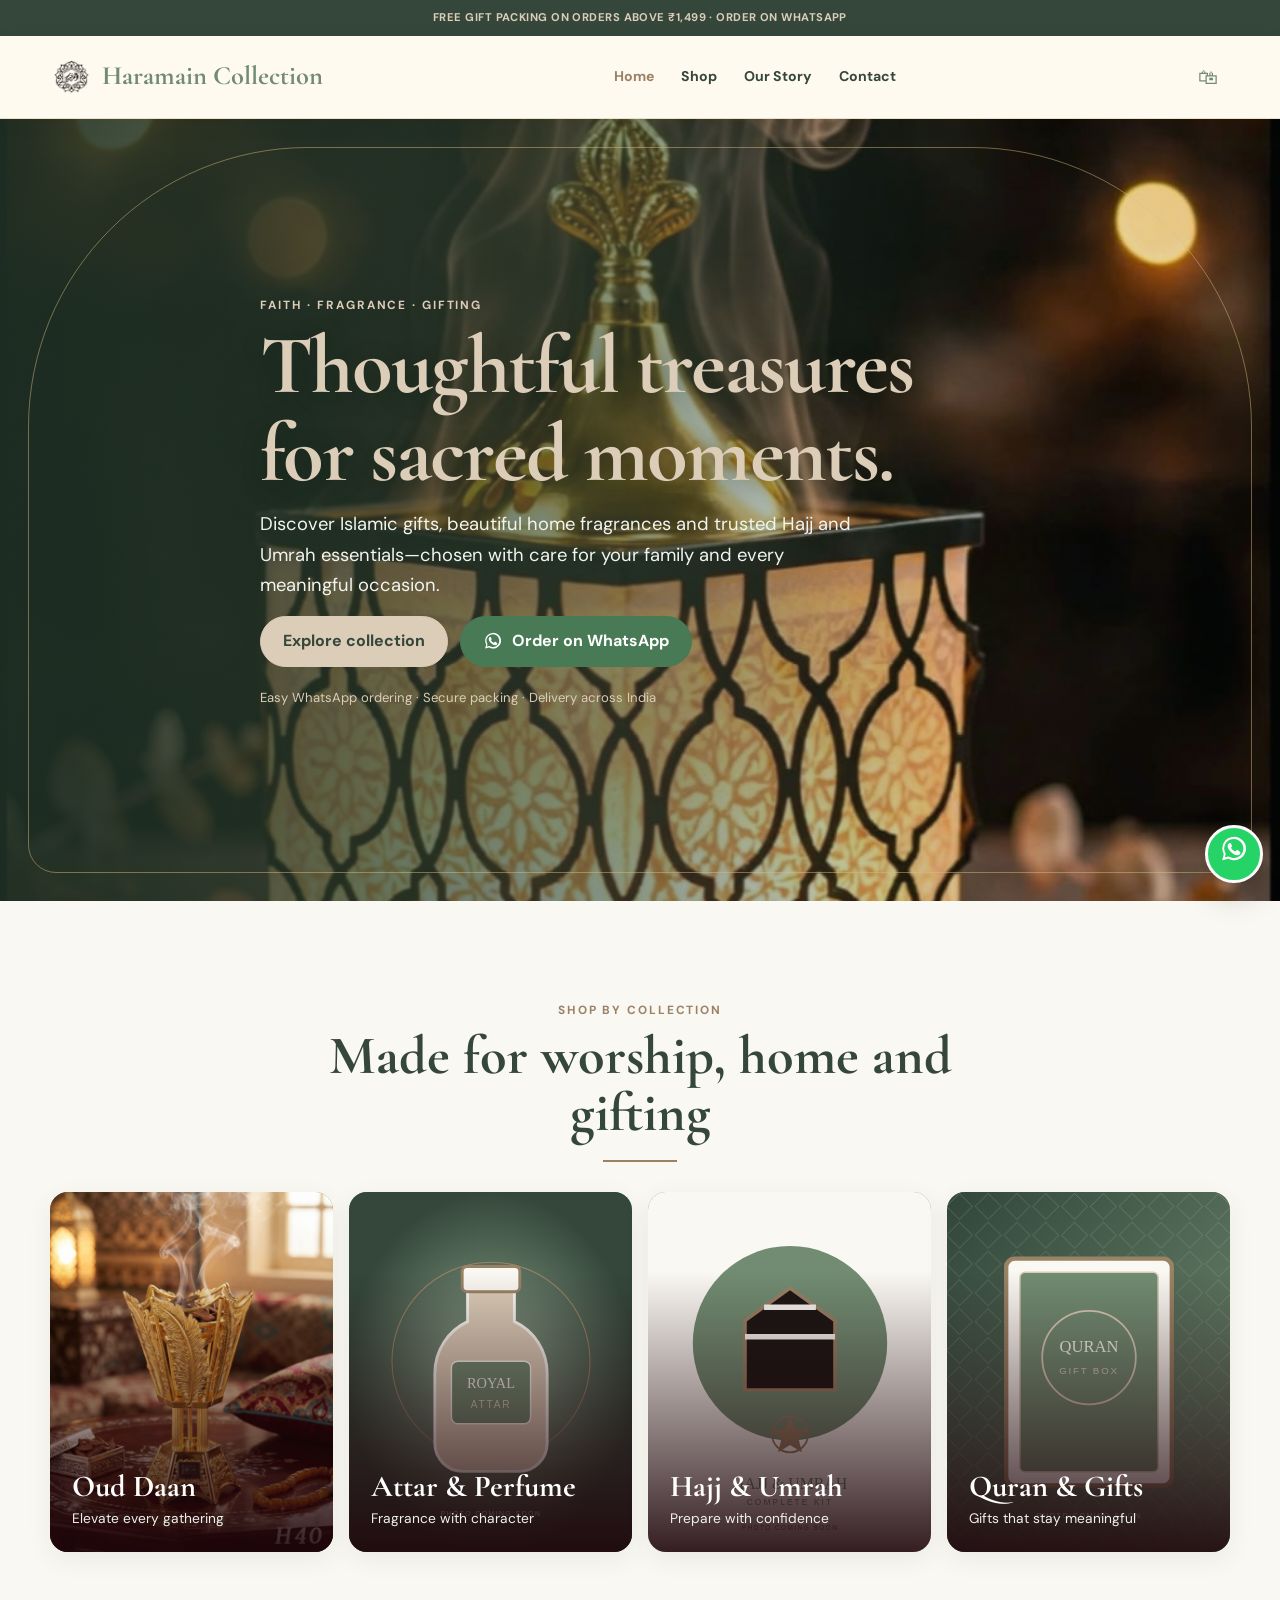
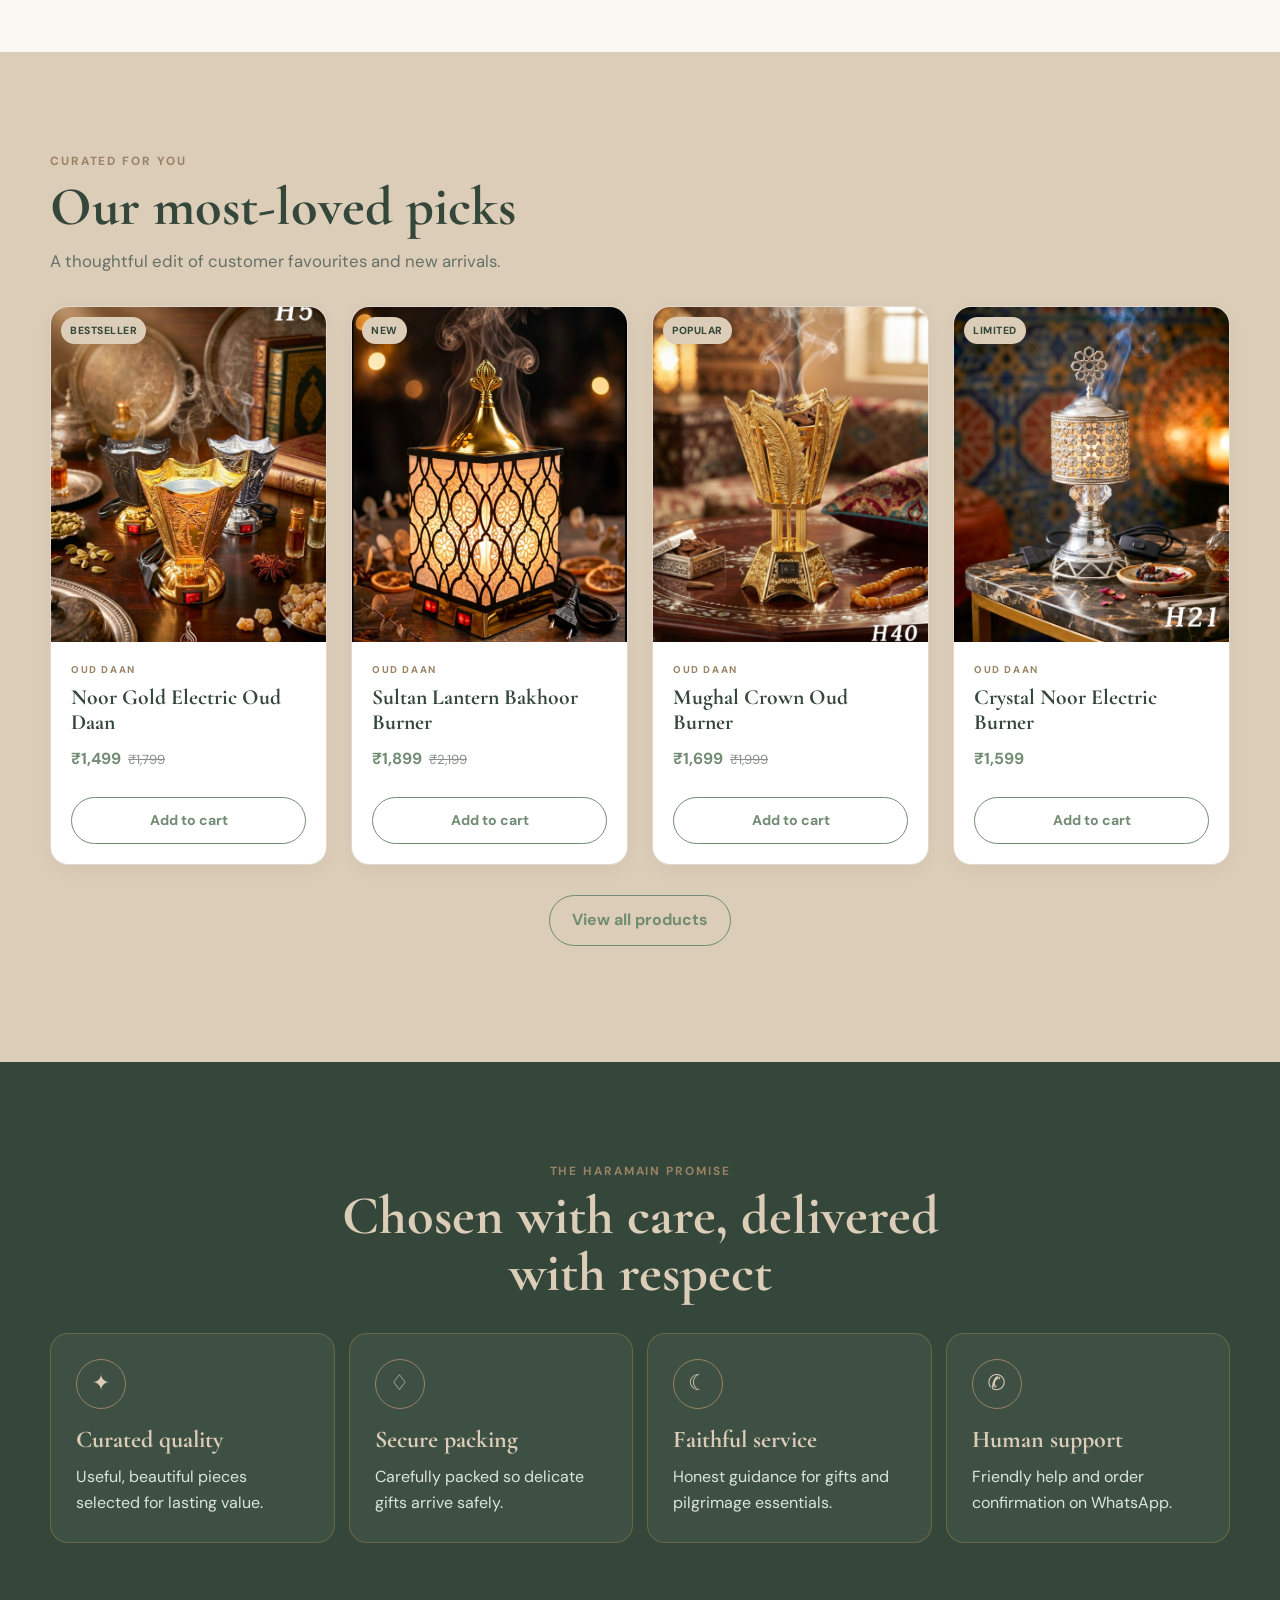
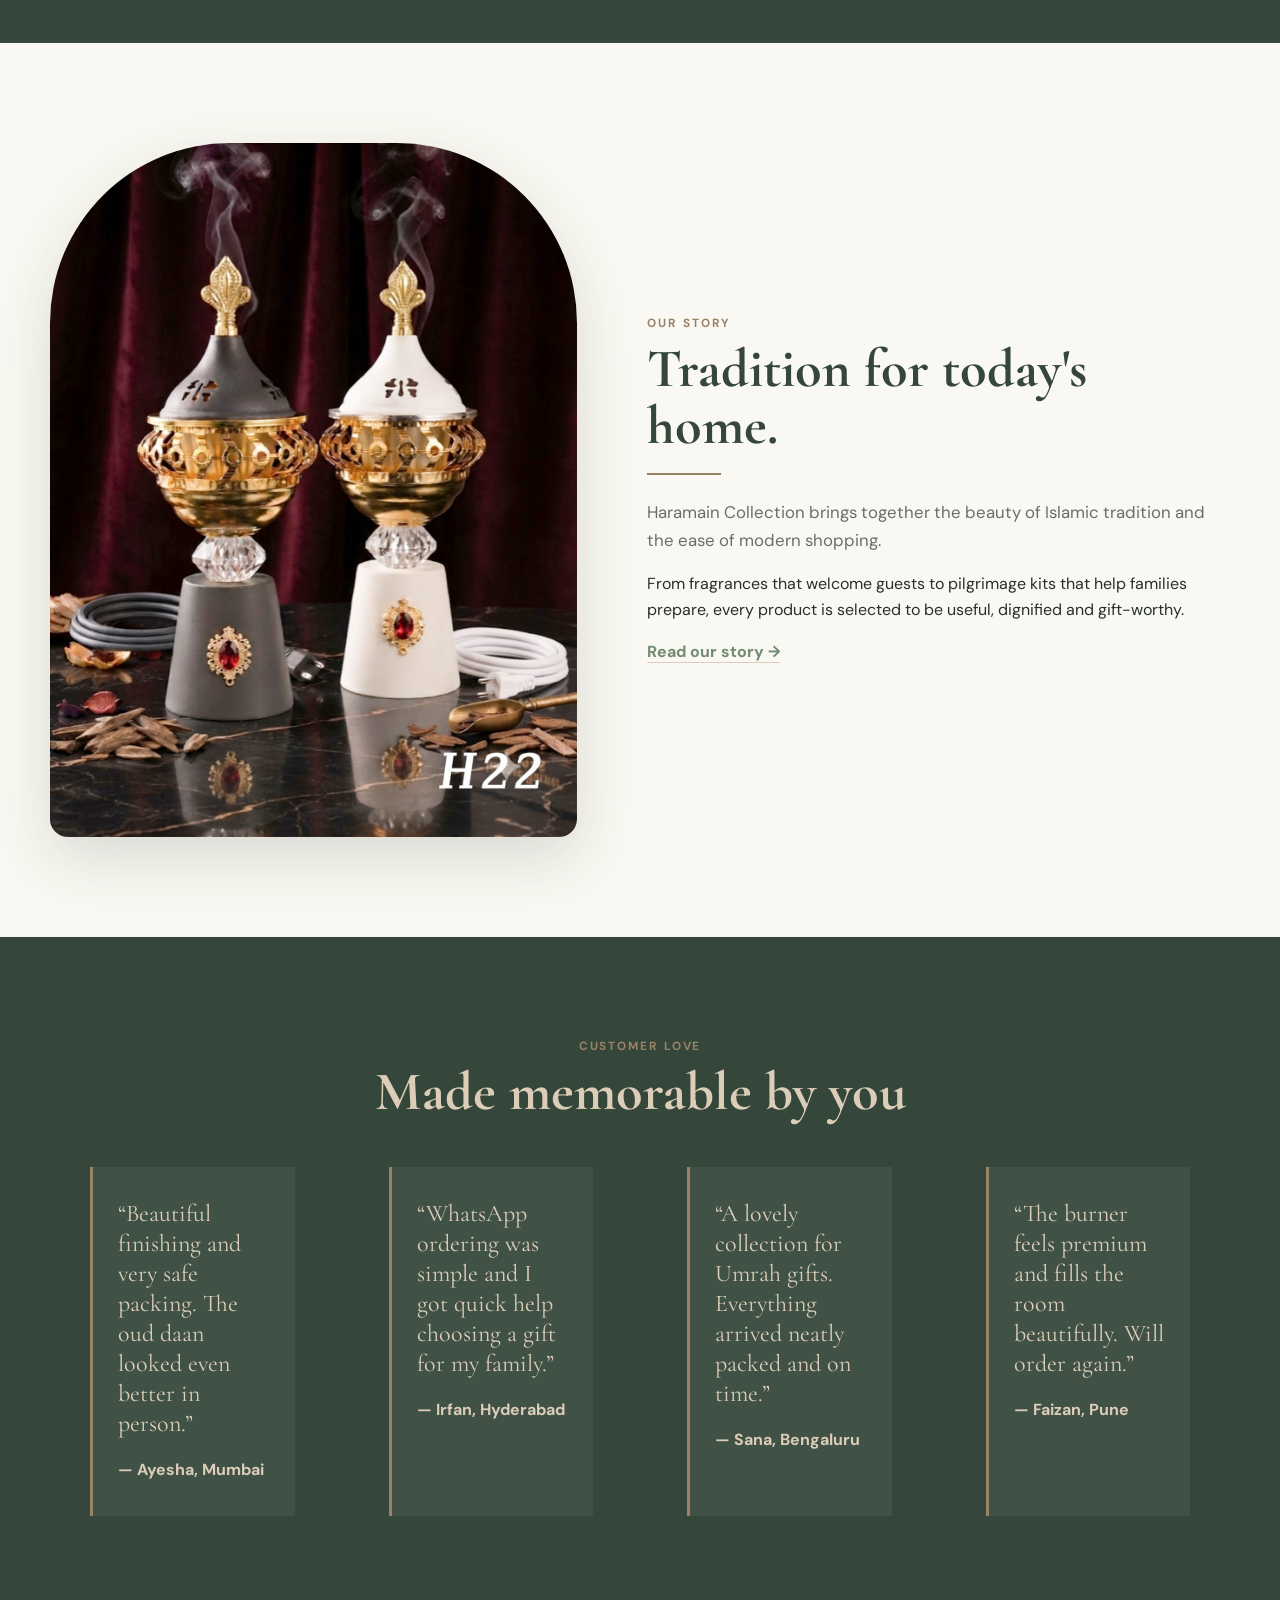
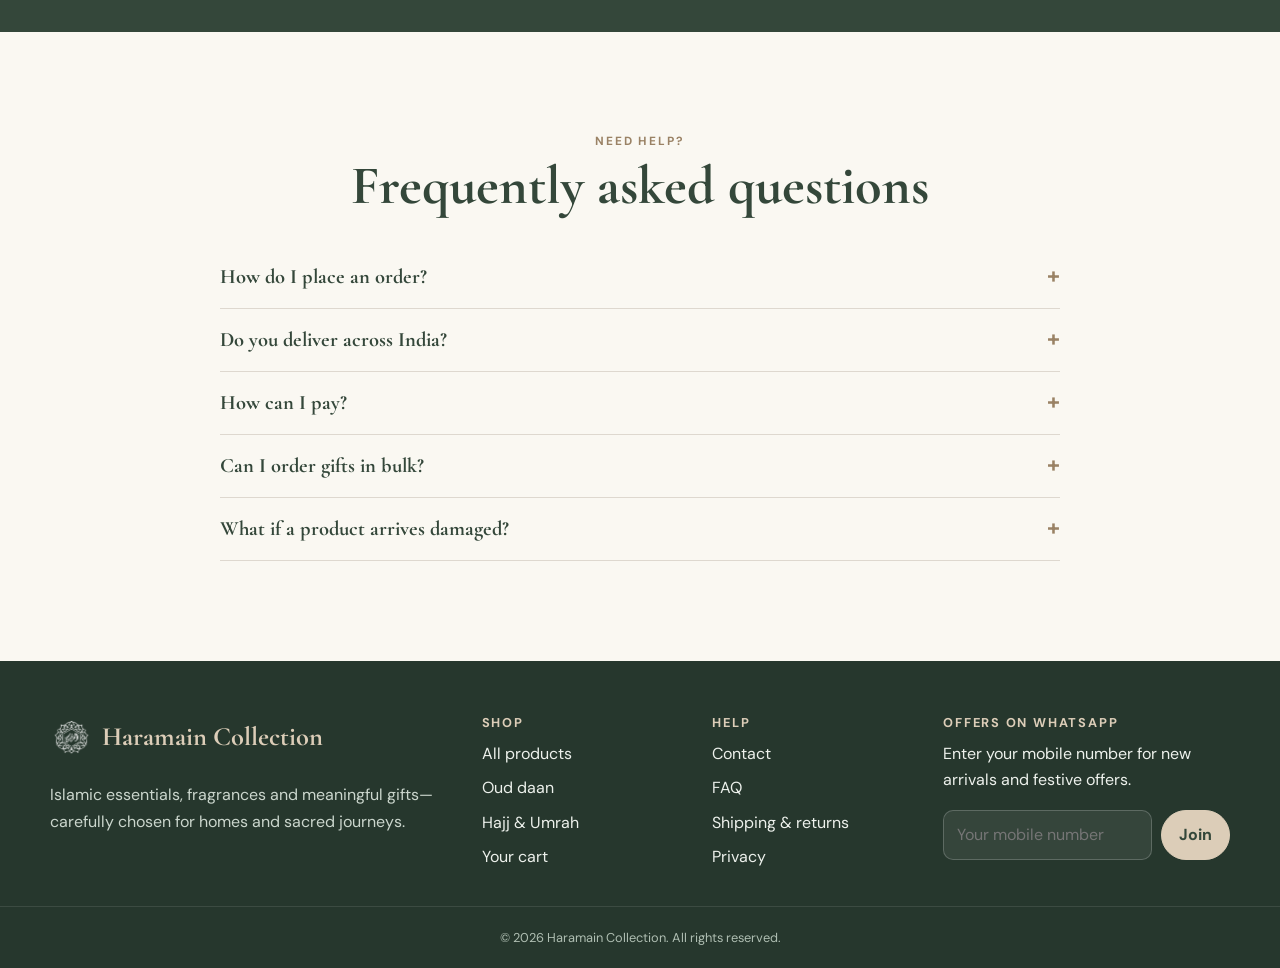
<file: index.html>
<!doctype html>
<html lang="en-IN">
<head>
  <meta charset="utf-8">
  <meta name="viewport" content="width=device-width, initial-scale=1">
  <title>Haramain Collection | Islamic Gifts, Oud & Hajj Essentials</title>
  <meta name="description" content="Shop premium Islamic gifts, electric oud daan, attar, Hajj and Umrah kits, Quran boxes and Zamzam bottles from Haramain Collection.">
  <meta property="og:title" content="Haramain Collection | Meaningful Islamic Gifts">
  <meta property="og:description" content="Premium Islamic essentials, fragrances and gifts delivered across India. Order easily on WhatsApp.">
  <meta property="og:type" content="website">
  <meta property="og:image" content="WhatsApp Image 2026-09-27 at 3.27.53 PM.jpeg">
  <meta name="theme-color" content="#718C72">
  <link rel="preconnect" href="https://fonts.googleapis.com">
  <link rel="preconnect" href="https://fonts.gstatic.com" crossorigin>
  <link href="https://fonts.googleapis.com/css2?family=Cormorant+Garamond:wght@600;700&family=DM+Sans:wght@400;500;700&display=swap" rel="stylesheet">
  <link rel="stylesheet" href="css/style.css">
  <script defer src="js/supabase-config.js"></script>
  <script defer src="js/products.js"></script>
  <script defer src="js/main.js"></script>
</head>
<body>
  <a class="skip-link" href="#main-content">Skip to content</a>
  <div class="announcement">FREE GIFT PACKING ON ORDERS ABOVE ₹1,499 · ORDER ON WHATSAPP</div>
  <header class="site-header">
    <div class="container header-inner">
      <button class="menu-toggle" type="button" aria-label="Open navigation" aria-expanded="false"><span></span><span></span><span></span></button>
      <a class="brand" href="index.html" aria-label="Haramain Collection home"><img class="brand-logo" src="images/haramain-logo.png" alt=""><span>Haramain Collection</span></a>
      <nav class="site-nav" aria-label="Main navigation"><ul><li><a href="index.html" aria-current="page">Home</a></li><li><a href="shop.html">Shop</a></li><li><a href="about.html">Our Story</a></li><li><a href="contact.html">Contact</a></li></ul></nav>
      <a class="cart-link" href="cart.html" aria-label="View shopping cart">🛍<span class="cart-count" data-cart-count hidden>0</span></a>
    </div>
  </header>

  <main id="main-content">
    <section class="hero">
      <div class="container hero__content">
        <p class="eyebrow">Faith · Fragrance · Gifting</p>
        <h1>Thoughtful treasures for sacred moments.</h1>
        <p class="hero__copy">Discover Islamic gifts, beautiful home fragrances and trusted Hajj and Umrah essentials—chosen with care for your family and every meaningful occasion.</p>
        <div class="button-group"><a class="button button--light" href="shop.html">Explore collection</a><a class="button button--whatsapp" data-whatsapp-link target="_blank" rel="noopener" href="#">Order on WhatsApp</a></div>
        <p class="hero__note">Easy WhatsApp ordering · Secure packing · Delivery across India</p>
      </div>
    </section>

    <section class="section" aria-labelledby="categories-title">
      <div class="container">
        <div class="section-heading section-heading--center"><p class="eyebrow">Shop by collection</p><h2 id="categories-title">Made for worship, home and gifting</h2><hr class="gold-rule gold-rule--center"></div>
        <div class="category-grid">
          <a class="category-card" href="shop.html"><img src="WhatsApp Image 2026-09-27 at 3.27.51 PM.jpeg" alt="Ornate gold electric oud daan burning fragrant oud"><div class="category-card__content"><h3>Oud Daan</h3><p>Elevate every gathering</p></div></a>
          <a class="category-card" href="shop.html"><img src="images/placeholder-attar.svg" alt="Illustration of a premium gold attar perfume bottle"><div class="category-card__content"><h3>Attar & Perfume</h3><p>Fragrance with character</p></div></a>
          <a class="category-card" href="shop.html"><img src="images/placeholder-hajj-kit.svg" alt="Illustration representing a Hajj and Umrah essentials kit"><div class="category-card__content"><h3>Hajj & Umrah</h3><p>Prepare with confidence</p></div></a>
          <a class="category-card" href="shop.html"><img src="images/placeholder-quran.svg" alt="Illustration of a maroon and gold Quran gift box"><div class="category-card__content"><h3>Quran & Gifts</h3><p>Gifts that stay meaningful</p></div></a>
        </div>
      </div>
    </section>

    <section class="section section--cream" aria-labelledby="featured-title">
      <div class="container">
        <div class="section-heading"><p class="eyebrow">Curated for you</p><h2 id="featured-title">Our most-loved picks</h2><p class="lead">A thoughtful edit of customer favourites and new arrivals.</p></div>
        <div class="product-grid" data-featured-products></div>
        <p style="margin-top:30px;text-align:center"><a class="button button--secondary" href="shop.html">View all products</a></p>
      </div>
    </section>

    <section class="section section--maroon" aria-labelledby="why-title">
      <div class="container">
        <div class="section-heading section-heading--center"><p class="eyebrow">The Haramain promise</p><h2 id="why-title">Chosen with care, delivered with respect</h2></div>
        <div class="feature-grid">
          <article class="feature-card"><span class="feature-icon">✦</span><h3>Curated quality</h3><p>Useful, beautiful pieces selected for lasting value.</p></article>
          <article class="feature-card"><span class="feature-icon">♢</span><h3>Secure packing</h3><p>Carefully packed so delicate gifts arrive safely.</p></article>
          <article class="feature-card"><span class="feature-icon">☾</span><h3>Faithful service</h3><p>Honest guidance for gifts and pilgrimage essentials.</p></article>
          <article class="feature-card"><span class="feature-icon">✆</span><h3>Human support</h3><p>Friendly help and order confirmation on WhatsApp.</p></article>
        </div>
      </div>
    </section>

    <section class="section">
      <div class="container story-split">
        <div class="story-image"><img src="WhatsApp Image 2026-09-27 at 3.27.40 PM.jpeg" alt="Pair of premium electric oud burners in black, white and gold"></div>
        <div><p class="eyebrow">Our story</p><h2>Tradition for today's home.</h2><hr class="gold-rule"><p class="lead">Haramain Collection brings together the beauty of Islamic tradition and the ease of modern shopping.</p><p>From fragrances that welcome guests to pilgrimage kits that help families prepare, every product is selected to be useful, dignified and gift-worthy.</p><a class="text-link" href="about.html">Read our story →</a></div>
      </div>
    </section>

    <section class="section section--maroon" aria-labelledby="reviews-title">
      <div class="container"><div class="section-heading section-heading--center"><p class="eyebrow">Customer love</p><h2 id="reviews-title">Made memorable by you</h2></div><div class="feature-grid">
        <figure class="quote-card"><blockquote>“Beautiful finishing and very safe packing. The oud daan looked even better in person.”</blockquote><cite>— Ayesha, Mumbai</cite></figure>
        <figure class="quote-card"><blockquote>“WhatsApp ordering was simple and I got quick help choosing a gift for my family.”</blockquote><cite>— Irfan, Hyderabad</cite></figure>
        <figure class="quote-card"><blockquote>“A lovely collection for Umrah gifts. Everything arrived neatly packed and on time.”</blockquote><cite>— Sana, Bengaluru</cite></figure>
        <figure class="quote-card"><blockquote>“The burner feels premium and fills the room beautifully. Will order again.”</blockquote><cite>— Faizan, Pune</cite></figure>
      </div></div>
    </section>

    <section class="section" id="faq" aria-labelledby="faq-title">
      <div class="container"><div class="section-heading section-heading--center"><p class="eyebrow">Need help?</p><h2 id="faq-title">Frequently asked questions</h2></div><div class="faq-list">
        <details><summary>How do I place an order?</summary><p>Add products to your cart, enter your delivery details, then tap “Send order on WhatsApp”. We will confirm stock, shipping and payment with you there.</p></details>
        <details><summary>Do you deliver across India?</summary><p>Yes. Delivery time and charges depend on your PIN code and order size. We confirm both before payment.</p></details>
        <details><summary>How can I pay?</summary><p>After order confirmation, we share a secure payment link or verified UPI details on WhatsApp.</p></details>
        <details><summary>Can I order gifts in bulk?</summary><p>Yes. Contact us on WhatsApp for wedding, Umrah return-gift and event quantities.</p></details>
        <details><summary>What if a product arrives damaged?</summary><p>Send an unboxing video and photos on WhatsApp within 24 hours of delivery. Please read our return policy for full details.</p></details>
      </div></div>
    </section>
  </main>

  <footer class="site-footer"><div class="container footer-main"><div class="footer-brand"><a class="brand" href="index.html"><img class="brand-logo" src="images/haramain-logo.png" alt=""><span>Haramain Collection</span></a><p>Islamic essentials, fragrances and meaningful gifts—carefully chosen for homes and sacred journeys.</p></div><div class="footer-links"><h3>Shop</h3><ul><li><a href="shop.html">All products</a></li><li><a href="shop.html">Oud daan</a></li><li><a href="shop.html">Hajj & Umrah</a></li><li><a href="cart.html">Your cart</a></li></ul></div><div class="footer-links"><h3>Help</h3><ul><li><a href="contact.html">Contact</a></li><li><a href="#faq">FAQ</a></li><li><a href="policies.html#shipping">Shipping & returns</a></li><li><a href="policies.html#privacy">Privacy</a></li></ul></div><div class="footer-links"><h3>Offers on WhatsApp</h3><p>Enter your mobile number for new arrivals and festive offers.</p><form class="newsletter" data-newsletter-form><input type="tel" aria-label="Mobile number" placeholder="Your mobile number" required><button class="button button--light" type="submit">Join</button></form></div></div><div class="footer-bottom"><div class="container">© <span data-year></span> Haramain Collection. All rights reserved.</div></div></footer>
  <a class="whatsapp-float" data-whatsapp-link href="#" target="_blank" rel="noopener" aria-label="Chat with Haramain Collection on WhatsApp">☏</a>
</body>
</html>
</file>
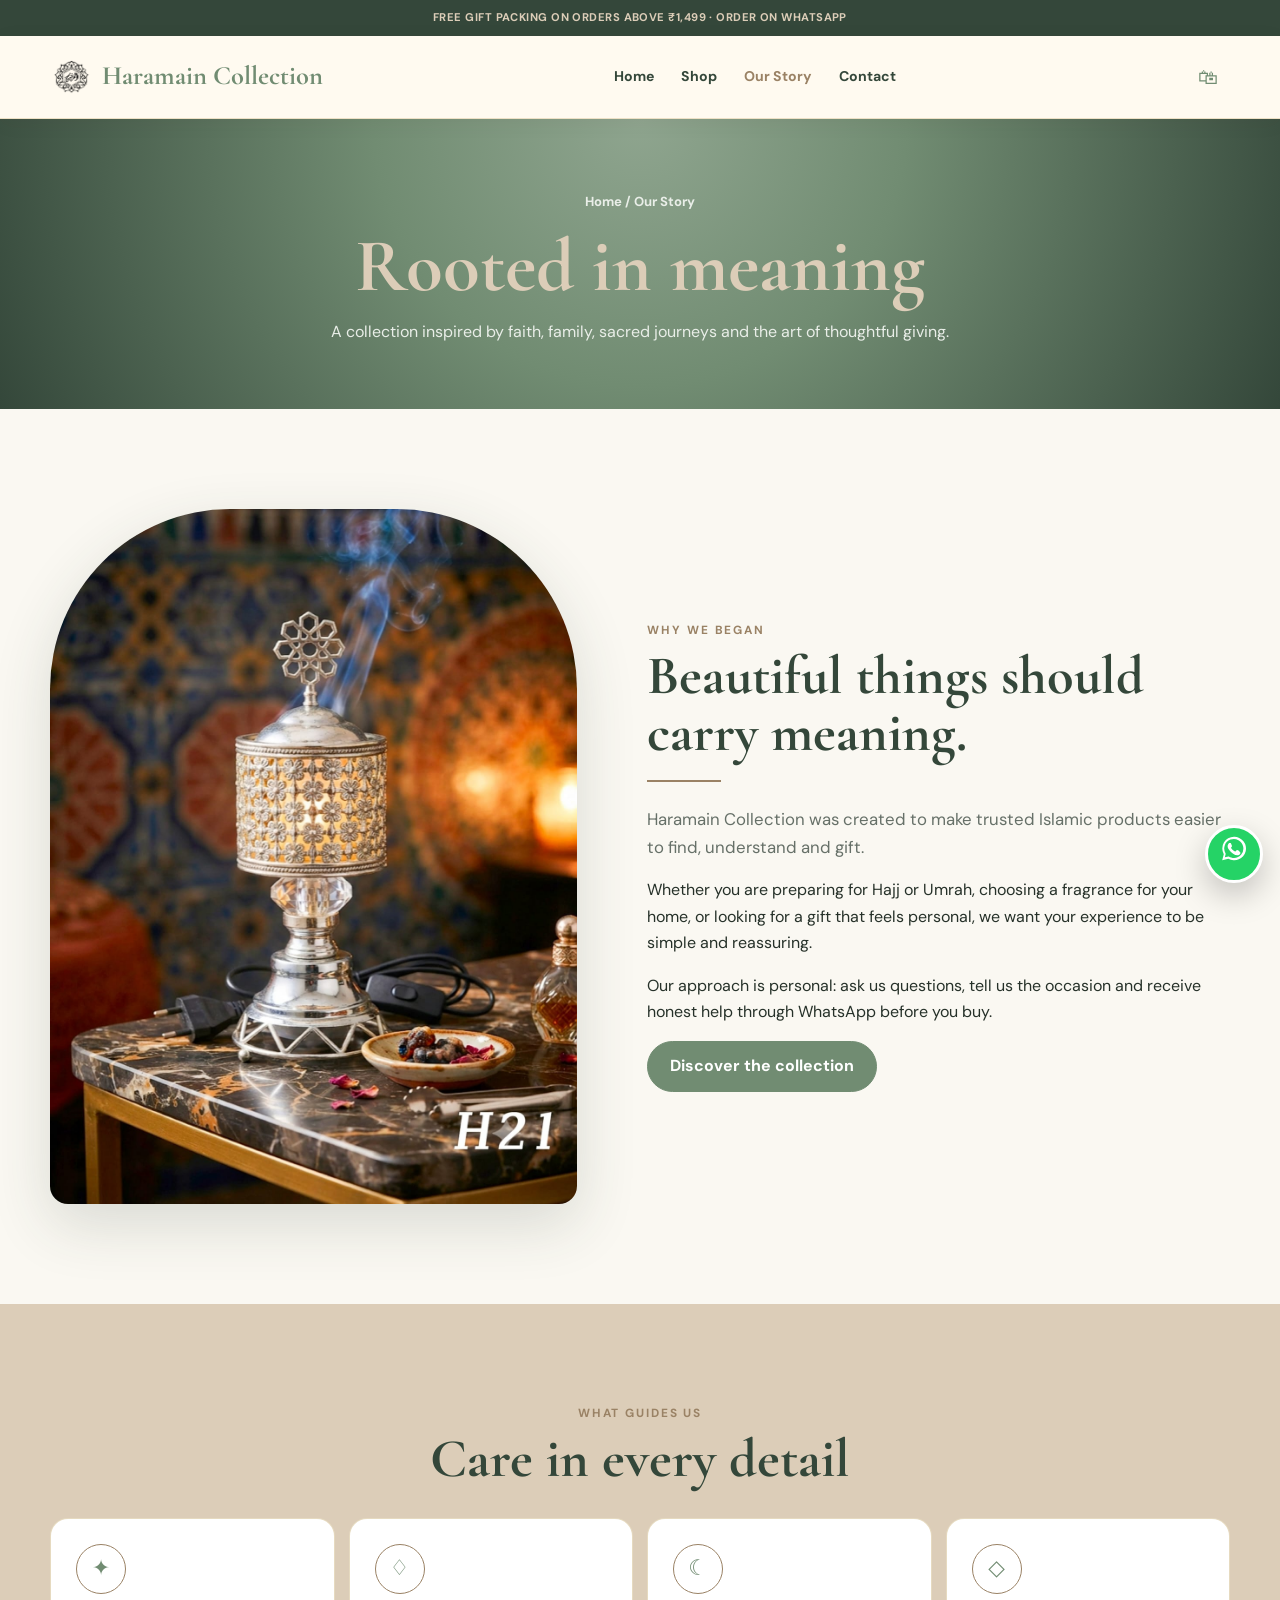
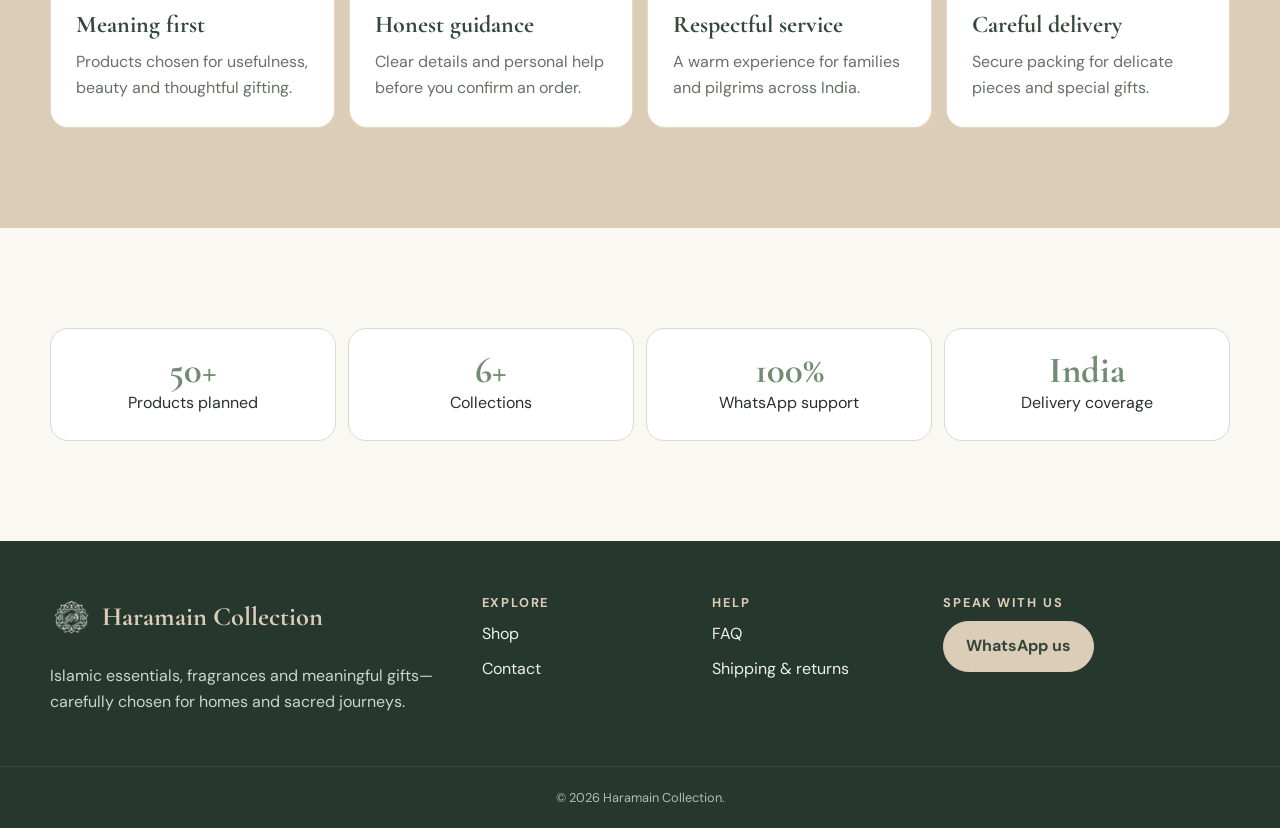
<file: about.html>
<!doctype html>
<html lang="en-IN">
<head>
  <meta charset="utf-8"><meta name="viewport" content="width=device-width, initial-scale=1">
  <title>Our Story | Haramain Collection</title>
  <meta name="description" content="Learn about Haramain Collection and our mission to make meaningful Islamic gifts, fragrances and pilgrimage essentials easy to discover.">
  <meta property="og:title" content="Our Story | Haramain Collection"><meta property="og:description" content="Tradition, thoughtful gifting and warm service for every home and sacred journey."><meta property="og:type" content="website"><meta property="og:image" content="WhatsApp Image 2026-09-27 at 3.27.40 PM.jpeg">
  <meta name="theme-color" content="#718C72"><link rel="preconnect" href="https://fonts.googleapis.com"><link rel="preconnect" href="https://fonts.gstatic.com" crossorigin><link href="https://fonts.googleapis.com/css2?family=Cormorant+Garamond:wght@600;700&family=DM+Sans:wght@400;500;700&display=swap" rel="stylesheet"><link rel="stylesheet" href="css/style.css"><script defer src="js/supabase-config.js"></script><script defer src="js/products.js"></script><script defer src="js/main.js"></script>
</head>
<body>
  <a class="skip-link" href="#main-content">Skip to content</a><div class="announcement">MEANINGFUL PRODUCTS · WARM, PERSONAL SERVICE</div>
  <header class="site-header"><div class="container header-inner"><button class="menu-toggle" type="button" aria-label="Open navigation" aria-expanded="false"><span></span><span></span><span></span></button><a class="brand" href="index.html"><img class="brand-logo" src="images/haramain-logo.png" alt=""><span>Haramain Collection</span></a><nav class="site-nav" aria-label="Main navigation"><ul><li><a href="index.html">Home</a></li><li><a href="shop.html">Shop</a></li><li><a href="about.html" aria-current="page">Our Story</a></li><li><a href="contact.html">Contact</a></li></ul></nav><a class="cart-link" href="cart.html" aria-label="View shopping cart">🛍<span class="cart-count" data-cart-count hidden>0</span></a></div></header>
  <main id="main-content">
    <section class="page-hero"><div class="container"><p class="breadcrumb"><a href="index.html">Home</a> / Our Story</p><h1>Rooted in meaning</h1><p>A collection inspired by faith, family, sacred journeys and the art of thoughtful giving.</p></div></section>
    <section class="section"><div class="container story-split"><div class="story-image"><img src="WhatsApp Image 2026-09-27 at 3.27.54 PM.jpeg" alt="Silver floral electric bakhoor burner with crystal detail"></div><div><p class="eyebrow">Why we began</p><h2>Beautiful things should carry meaning.</h2><hr class="gold-rule"><p class="lead">Haramain Collection was created to make trusted Islamic products easier to find, understand and gift.</p><p>Whether you are preparing for Hajj or Umrah, choosing a fragrance for your home, or looking for a gift that feels personal, we want your experience to be simple and reassuring.</p><p>Our approach is personal: ask us questions, tell us the occasion and receive honest help through WhatsApp before you buy.</p><a class="button" href="shop.html">Discover the collection</a></div></div></section>
    <section class="section section--cream"><div class="container"><div class="section-heading section-heading--center"><p class="eyebrow">What guides us</p><h2>Care in every detail</h2></div><div class="feature-grid"><article class="feature-card" style="background:white"><span class="feature-icon" style="color:#718C72">✦</span><h3>Meaning first</h3><p style="color:#667068">Products chosen for usefulness, beauty and thoughtful gifting.</p></article><article class="feature-card" style="background:white"><span class="feature-icon" style="color:#718C72">♢</span><h3>Honest guidance</h3><p style="color:#667068">Clear details and personal help before you confirm an order.</p></article><article class="feature-card" style="background:white"><span class="feature-icon" style="color:#718C72">☾</span><h3>Respectful service</h3><p style="color:#667068">A warm experience for families and pilgrims across India.</p></article><article class="feature-card" style="background:white"><span class="feature-icon" style="color:#718C72">◇</span><h3>Careful delivery</h3><p style="color:#667068">Secure packing for delicate pieces and special gifts.</p></article></div></div></section>
    <section class="section"><div class="container"><div class="stats-grid"><div class="stat"><strong>50+</strong><span>Products planned</span></div><div class="stat"><strong>6+</strong><span>Collections</span></div><div class="stat"><strong>100%</strong><span>WhatsApp support</span></div><div class="stat"><strong>India</strong><span>Delivery coverage</span></div></div></div></section>
  </main>
  <footer class="site-footer"><div class="container footer-main"><div class="footer-brand"><a class="brand" href="index.html"><img class="brand-logo" src="images/haramain-logo.png" alt=""><span>Haramain Collection</span></a><p>Islamic essentials, fragrances and meaningful gifts—carefully chosen for homes and sacred journeys.</p></div><div class="footer-links"><h3>Explore</h3><ul><li><a href="shop.html">Shop</a></li><li><a href="contact.html">Contact</a></li></ul></div><div class="footer-links"><h3>Help</h3><ul><li><a href="index.html#faq">FAQ</a></li><li><a href="policies.html#shipping">Shipping & returns</a></li></ul></div><div class="footer-links"><h3>Speak with us</h3><a class="button button--light" data-whatsapp-link href="#" target="_blank" rel="noopener">WhatsApp us</a></div></div><div class="footer-bottom"><div class="container">© <span data-year></span> Haramain Collection.</div></div></footer><a class="whatsapp-float" data-whatsapp-link href="#" target="_blank" rel="noopener" aria-label="Chat on WhatsApp">☏</a>
</body></html>
</file>
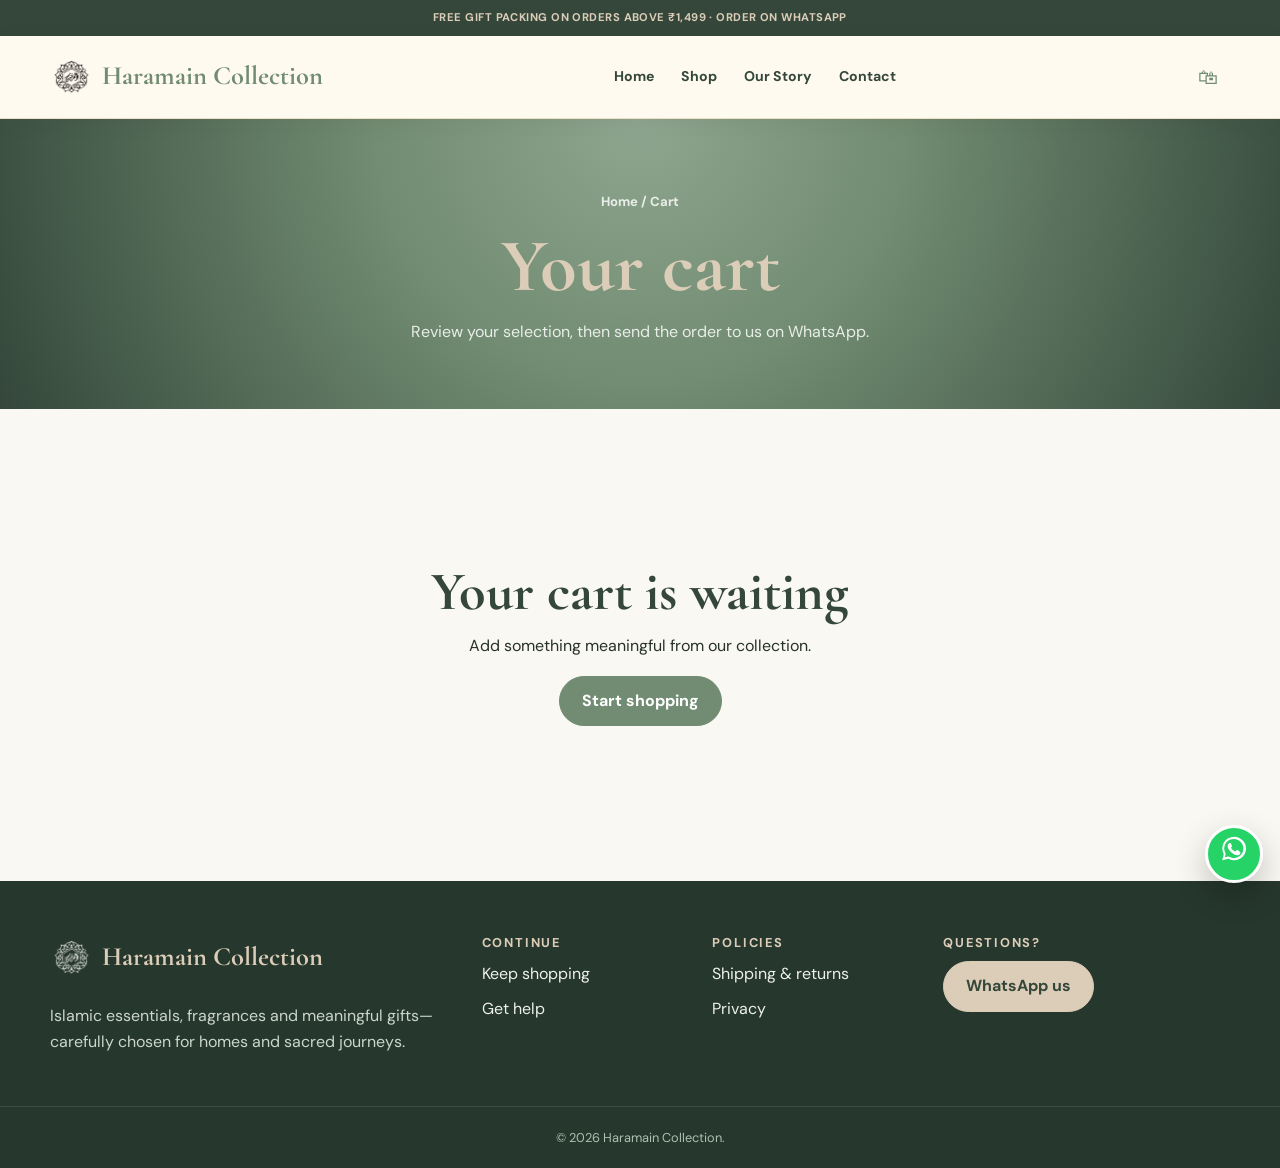
<file: cart.html>
<!doctype html>
<html lang="en-IN">
<head>
  <meta charset="utf-8"><meta name="viewport" content="width=device-width, initial-scale=1">
  <title>Your Cart & WhatsApp Checkout | Haramain Collection</title>
  <meta name="description" content="Review your Haramain Collection order, update quantities and send your checkout details securely through WhatsApp.">
  <meta property="og:title" content="Cart | Haramain Collection"><meta property="og:description" content="Complete your Haramain Collection order through our simple WhatsApp checkout."><meta property="og:type" content="website"><meta property="og:image" content="images/placeholder-quran.svg">
  <meta name="theme-color" content="#718C72"><link rel="preconnect" href="https://fonts.googleapis.com"><link rel="preconnect" href="https://fonts.gstatic.com" crossorigin><link href="https://fonts.googleapis.com/css2?family=Cormorant+Garamond:wght@600;700&family=DM+Sans:wght@400;500;700&display=swap" rel="stylesheet"><link rel="stylesheet" href="css/style.css"><script defer src="js/supabase-config.js"></script><script defer src="js/products.js"></script><script defer src="js/main.js"></script>
</head>
<body>
  <a class="skip-link" href="#main-content">Skip to content</a><div class="announcement">SECURE PACKING · ORDER CONFIRMATION ON WHATSAPP</div>
  <header class="site-header"><div class="container header-inner"><button class="menu-toggle" type="button" aria-label="Open navigation" aria-expanded="false"><span></span><span></span><span></span></button><a class="brand" href="index.html"><img class="brand-logo" src="images/haramain-logo.png" alt=""><span>Haramain Collection</span></a><nav class="site-nav" aria-label="Main navigation"><ul><li><a href="index.html">Home</a></li><li><a href="shop.html">Shop</a></li><li><a href="about.html">Our Story</a></li><li><a href="contact.html">Contact</a></li></ul></nav><a class="cart-link" href="cart.html" aria-label="View shopping cart" aria-current="page">🛍<span class="cart-count" data-cart-count hidden>0</span></a></div></header>
  <main id="main-content">
    <section class="page-hero"><div class="container"><p class="breadcrumb"><a href="index.html">Home</a> / Cart</p><h1>Your cart</h1><p>Review your selection, then send the order to us on WhatsApp.</p></div></section>
    <section class="section"><div class="container">
      <div class="empty-state" data-cart-empty hidden><h2>Your cart is waiting</h2><p>Add something meaningful from our collection.</p><a class="button" href="shop.html">Start shopping</a></div>
      <div class="cart-layout"><div data-cart-items></div><aside class="order-summary" data-cart-summary hidden><h2>Order summary</h2><div class="coupon-progress" data-coupon-message hidden aria-live="polite"></div><div class="summary-row"><span>Subtotal</span><strong data-cart-subtotal>₹0</strong></div><div class="summary-row summary-row--discount" data-cart-discount-row hidden><span data-coupon-code>Discount</span><strong data-cart-discount>−₹0</strong></div><div class="summary-row"><span>Shipping</span><span>Confirmed on WhatsApp</span></div><div class="summary-row summary-row--total"><strong>Total</strong><strong data-cart-total>₹0</strong></div><p class="notice">Final shipping and stock availability will be confirmed before payment.</p></aside></div>
    </div></section>
    <section class="section section--cream" data-checkout-section hidden><div class="container"><div class="section-heading"><p class="eyebrow">Almost done</p><h2>Checkout on WhatsApp</h2><p class="lead">Enter delivery details. Your WhatsApp app will open with the complete order message—review it and tap send.</p></div><div class="checkout-grid">
      <form class="checkout-card" data-checkout-form><h3>Delivery details</h3><div class="form-grid"><div class="form-group"><label for="checkout-name">Full name</label><input id="checkout-name" name="name" autocomplete="name" required placeholder="Your full name"></div><div class="form-group"><label for="checkout-phone">Mobile number</label><input id="checkout-phone" name="phone" type="tel" inputmode="numeric" autocomplete="tel" required pattern="[0-9 +()-]{10,}" placeholder="10-digit number"></div></div><div class="form-group"><label for="checkout-address">Complete delivery address</label><textarea id="checkout-address" name="address" autocomplete="street-address" required placeholder="House, street, landmark, city, state and PIN code"></textarea></div><div class="form-group"><label for="checkout-notes">Order notes (optional)</label><textarea id="checkout-notes" name="notes" placeholder="Gift packing, preferred colour, or other request"></textarea></div><button class="button button--whatsapp button--full" type="submit">Send order on WhatsApp</button></form>
      <aside class="checkout-card upi-card"><p class="eyebrow">Payment after confirmation</p><h3>Pay securely via UPI</h3><p>First confirm your order on WhatsApp, then scan this verified payment QR.</p><img src="images/haramain-payment-qr.png" alt="Verified PhonePe payment QR code for Haramain Collection"><p class="notice" style="margin-top:18px">Please share the payment confirmation screenshot with us on WhatsApp.</p></aside>
    </div></div></section>
  </main>
  <footer class="site-footer"><div class="container footer-main"><div class="footer-brand"><a class="brand" href="index.html"><img class="brand-logo" src="images/haramain-logo.png" alt=""><span>Haramain Collection</span></a><p>Islamic essentials, fragrances and meaningful gifts—carefully chosen for homes and sacred journeys.</p></div><div class="footer-links"><h3>Continue</h3><ul><li><a href="shop.html">Keep shopping</a></li><li><a href="contact.html">Get help</a></li></ul></div><div class="footer-links"><h3>Policies</h3><ul><li><a href="policies.html#shipping">Shipping & returns</a></li><li><a href="policies.html#privacy">Privacy</a></li></ul></div><div class="footer-links"><h3>Questions?</h3><a class="button button--light" data-whatsapp-link href="#" target="_blank" rel="noopener">WhatsApp us</a></div></div><div class="footer-bottom"><div class="container">© <span data-year></span> Haramain Collection.</div></div></footer><a class="whatsapp-float" data-whatsapp-link href="#" target="_blank" rel="noopener" aria-label="Chat on WhatsApp">☏</a>
</body></html>
</file>
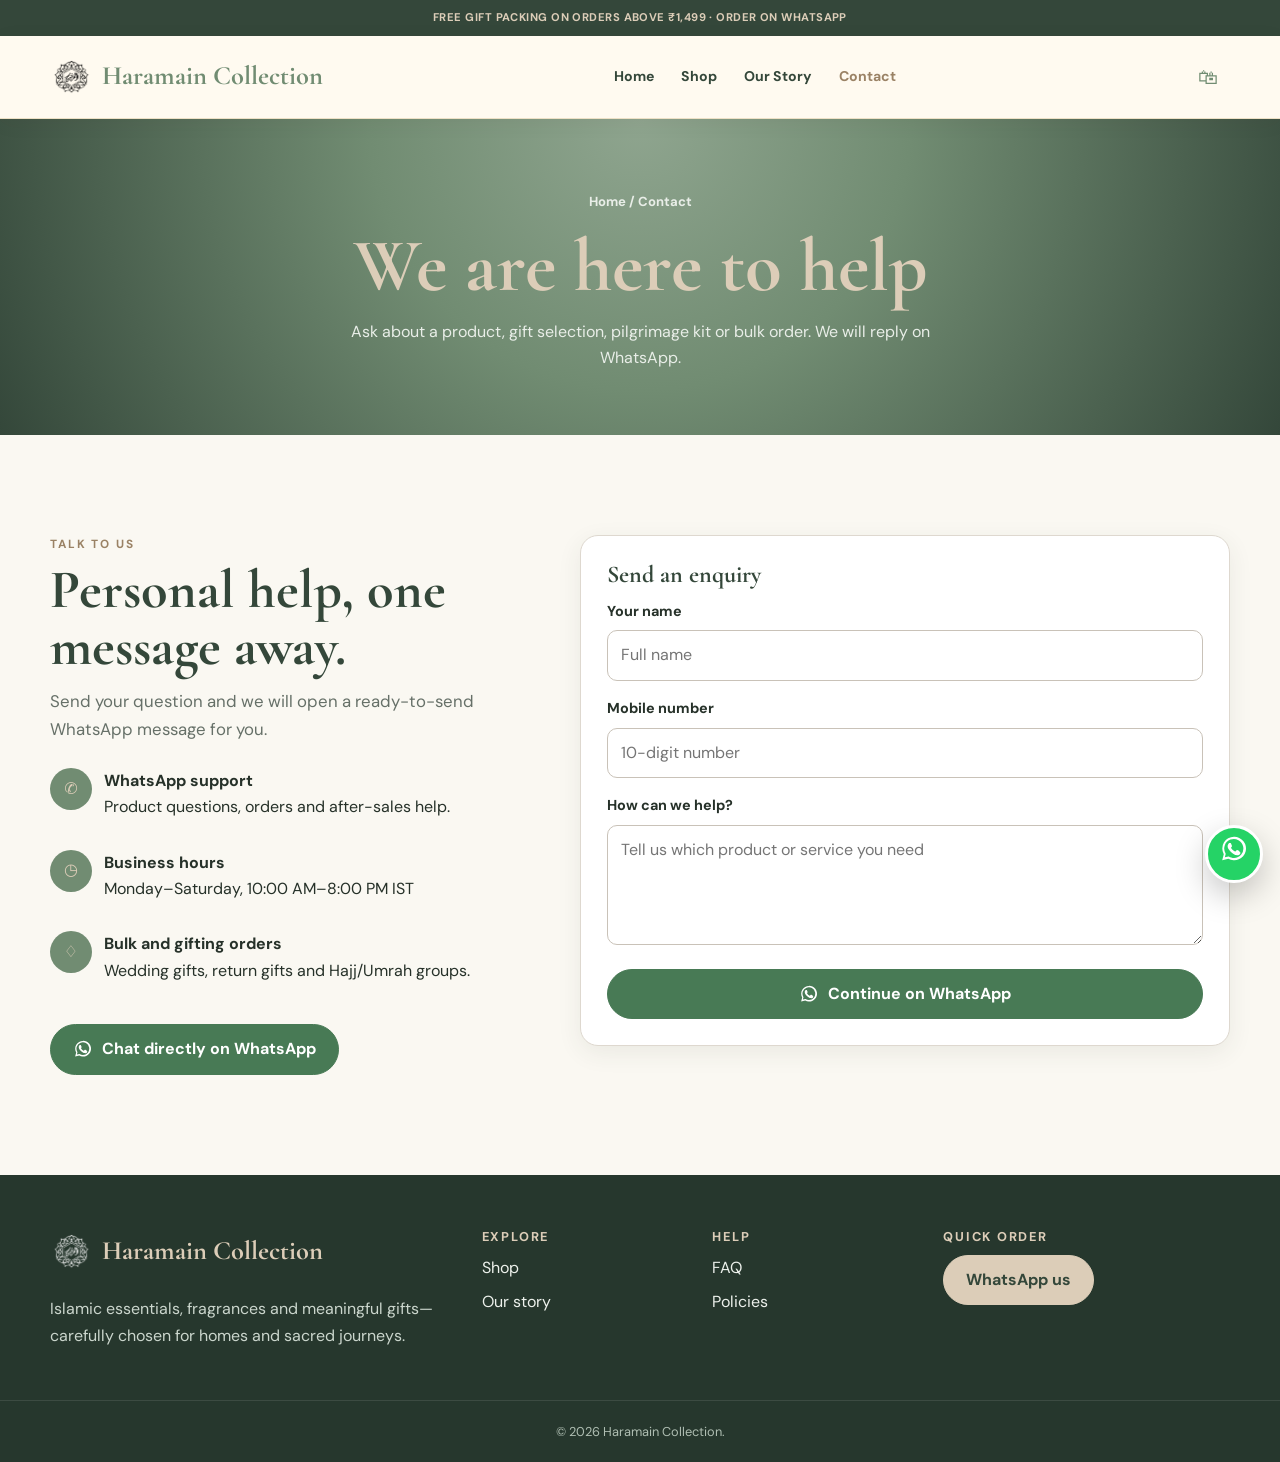
<file: contact.html>
<!doctype html>
<html lang="en-IN">
<head>
  <meta charset="utf-8"><meta name="viewport" content="width=device-width, initial-scale=1">
  <title>Contact Haramain Collection | WhatsApp Support</title>
  <meta name="description" content="Contact Haramain Collection on WhatsApp for product questions, bulk orders, Hajj and Umrah kits, gifts and order support.">
  <meta property="og:title" content="Contact Haramain Collection"><meta property="og:description" content="Questions or bulk order? Speak with us directly on WhatsApp."><meta property="og:type" content="website"><meta property="og:image" content="WhatsApp Image 2026-09-27 at 3.27.28 PM.jpeg">
  <meta name="theme-color" content="#718C72"><link rel="preconnect" href="https://fonts.googleapis.com"><link rel="preconnect" href="https://fonts.gstatic.com" crossorigin><link href="https://fonts.googleapis.com/css2?family=Cormorant+Garamond:wght@600;700&family=DM+Sans:wght@400;500;700&display=swap" rel="stylesheet"><link rel="stylesheet" href="css/style.css"><script defer src="js/supabase-config.js"></script><script defer src="js/products.js"></script><script defer src="js/main.js"></script>
</head>
<body>
  <a class="skip-link" href="#main-content">Skip to content</a><div class="announcement">WE ARE HAPPY TO HELP · MESSAGE US ON WHATSAPP</div>
  <header class="site-header"><div class="container header-inner"><button class="menu-toggle" type="button" aria-label="Open navigation" aria-expanded="false"><span></span><span></span><span></span></button><a class="brand" href="index.html"><img class="brand-logo" src="images/haramain-logo.png" alt=""><span>Haramain Collection</span></a><nav class="site-nav" aria-label="Main navigation"><ul><li><a href="index.html">Home</a></li><li><a href="shop.html">Shop</a></li><li><a href="about.html">Our Story</a></li><li><a href="contact.html" aria-current="page">Contact</a></li></ul></nav><a class="cart-link" href="cart.html" aria-label="View shopping cart">🛍<span class="cart-count" data-cart-count hidden>0</span></a></div></header>
  <main id="main-content"><section class="page-hero"><div class="container"><p class="breadcrumb"><a href="index.html">Home</a> / Contact</p><h1>We are here to help</h1><p>Ask about a product, gift selection, pilgrimage kit or bulk order. We will reply on WhatsApp.</p></div></section>
    <section class="section"><div class="container contact-grid"><div><p class="eyebrow">Talk to us</p><h2>Personal help, one message away.</h2><p class="lead">Send your question and we will open a ready-to-send WhatsApp message for you.</p><div class="contact-points"><div class="contact-point"><span class="contact-point__icon">✆</span><div><strong>WhatsApp support</strong><p>Product questions, orders and after-sales help.</p></div></div><div class="contact-point"><span class="contact-point__icon">◷</span><div><strong>Business hours</strong><p>Monday–Saturday, 10:00 AM–8:00 PM IST</p></div></div><div class="contact-point"><span class="contact-point__icon">♢</span><div><strong>Bulk and gifting orders</strong><p>Wedding gifts, return gifts and Hajj/Umrah groups.</p></div></div></div><a class="button button--whatsapp" data-whatsapp-link href="#" target="_blank" rel="noopener">Chat directly on WhatsApp</a></div>
      <form class="contact-card" data-contact-form><h3>Send an enquiry</h3><div class="form-group"><label for="contact-name">Your name</label><input id="contact-name" name="name" autocomplete="name" required placeholder="Full name"></div><div class="form-group"><label for="contact-phone">Mobile number</label><input id="contact-phone" name="phone" type="tel" autocomplete="tel" required pattern="[0-9 +()-]{10,}" placeholder="10-digit number"></div><div class="form-group"><label for="contact-message">How can we help?</label><textarea id="contact-message" name="message" required placeholder="Tell us which product or service you need"></textarea></div><button class="button button--whatsapp button--full" type="submit">Continue on WhatsApp</button></form>
    </div></section>
  </main>
  <footer class="site-footer"><div class="container footer-main"><div class="footer-brand"><a class="brand" href="index.html"><img class="brand-logo" src="images/haramain-logo.png" alt=""><span>Haramain Collection</span></a><p>Islamic essentials, fragrances and meaningful gifts—carefully chosen for homes and sacred journeys.</p></div><div class="footer-links"><h3>Explore</h3><ul><li><a href="shop.html">Shop</a></li><li><a href="about.html">Our story</a></li></ul></div><div class="footer-links"><h3>Help</h3><ul><li><a href="index.html#faq">FAQ</a></li><li><a href="policies.html">Policies</a></li></ul></div><div class="footer-links"><h3>Quick order</h3><a class="button button--light" data-whatsapp-link href="#" target="_blank" rel="noopener">WhatsApp us</a></div></div><div class="footer-bottom"><div class="container">© <span data-year></span> Haramain Collection.</div></div></footer><a class="whatsapp-float" data-whatsapp-link href="#" target="_blank" rel="noopener" aria-label="Chat on WhatsApp">☏</a>
</body></html>
</file>
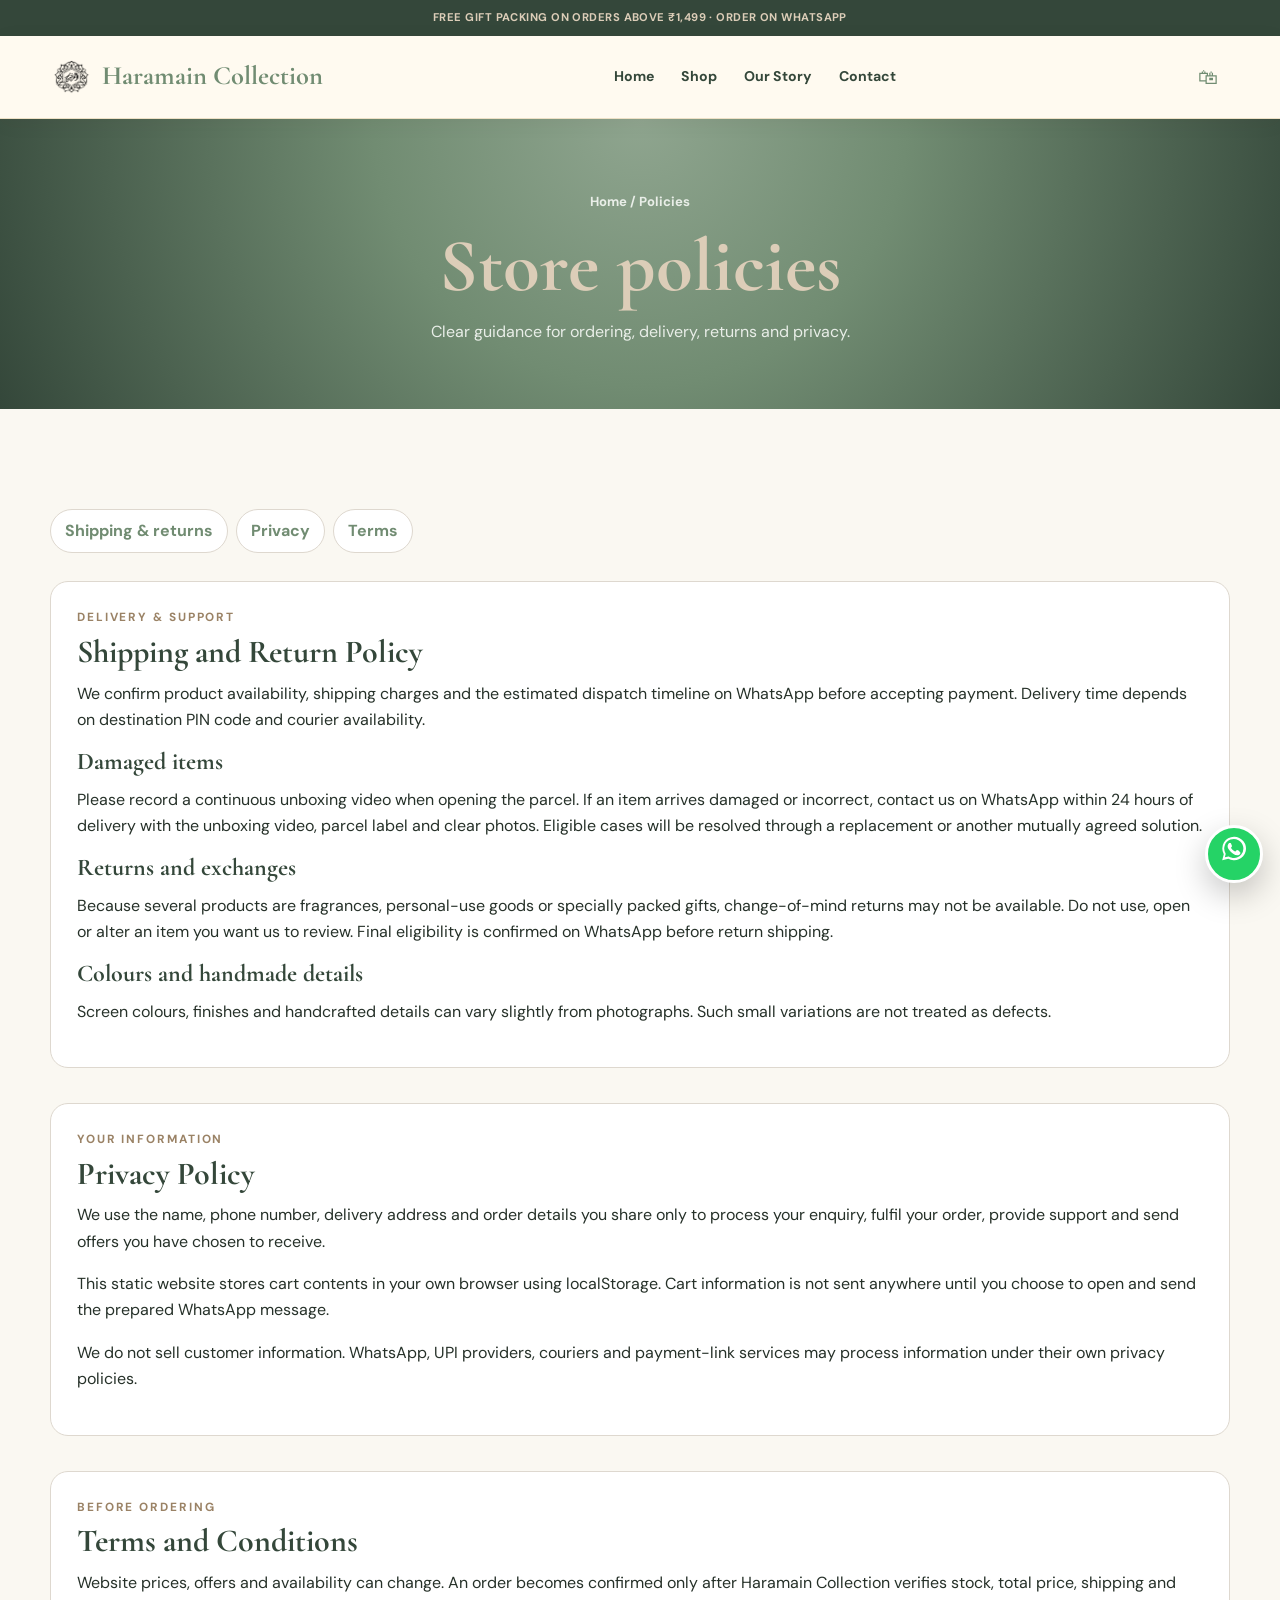
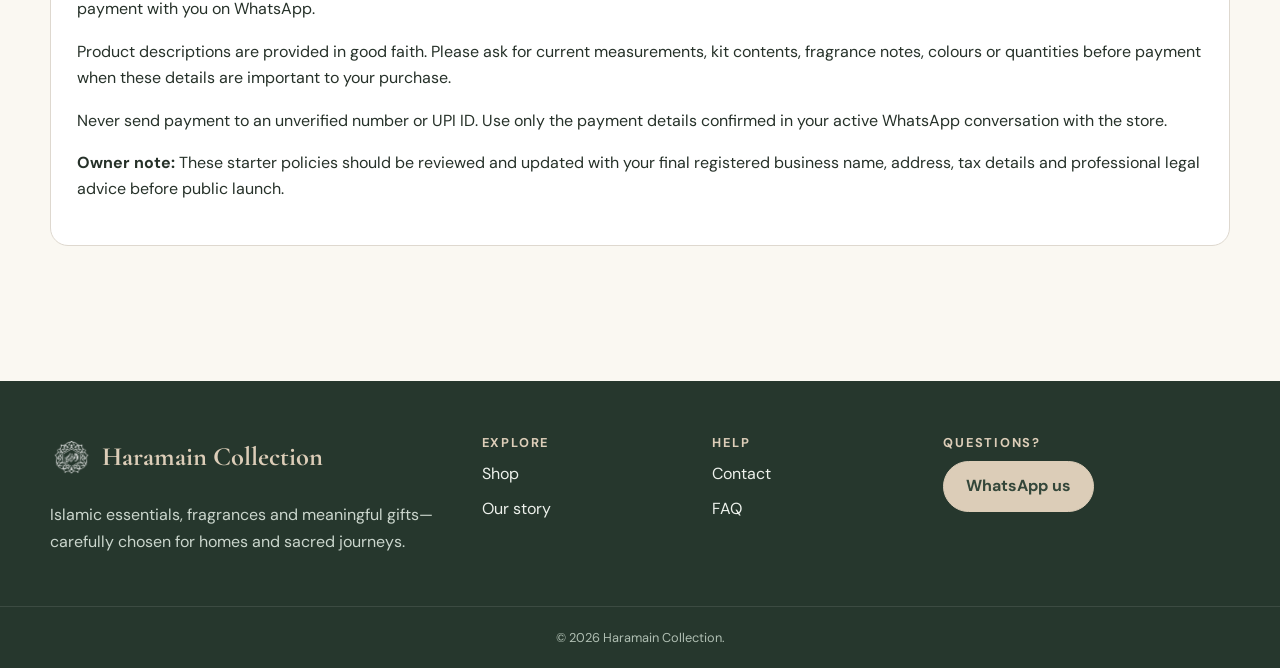
<file: policies.html>
<!doctype html>
<html lang="en-IN">
<head>
  <meta charset="utf-8"><meta name="viewport" content="width=device-width, initial-scale=1">
  <title>Shipping, Returns & Store Policies | Haramain Collection</title>
  <meta name="description" content="Read Haramain Collection's shipping, return, privacy and store terms before placing your WhatsApp order.">
  <meta property="og:title" content="Store Policies | Haramain Collection"><meta property="og:description" content="Shipping, returns, privacy and order terms for Haramain Collection."><meta property="og:type" content="website"><meta property="og:image" content="images/placeholder-quran.svg">
  <meta name="theme-color" content="#718C72"><link rel="preconnect" href="https://fonts.googleapis.com"><link rel="preconnect" href="https://fonts.gstatic.com" crossorigin><link href="https://fonts.googleapis.com/css2?family=Cormorant+Garamond:wght@600;700&family=DM+Sans:wght@400;500;700&display=swap" rel="stylesheet"><link rel="stylesheet" href="css/style.css"><script defer src="js/supabase-config.js"></script><script defer src="js/products.js"></script><script defer src="js/main.js"></script>
</head>
<body>
  <a class="skip-link" href="#main-content">Skip to content</a><div class="announcement">PLEASE REVIEW STORE POLICIES BEFORE PAYMENT</div>
  <header class="site-header"><div class="container header-inner"><button class="menu-toggle" type="button" aria-label="Open navigation" aria-expanded="false"><span></span><span></span><span></span></button><a class="brand" href="index.html"><img class="brand-logo" src="images/haramain-logo.png" alt=""><span>Haramain Collection</span></a><nav class="site-nav" aria-label="Main navigation"><ul><li><a href="index.html">Home</a></li><li><a href="shop.html">Shop</a></li><li><a href="about.html">Our Story</a></li><li><a href="contact.html">Contact</a></li></ul></nav><a class="cart-link" href="cart.html" aria-label="View shopping cart">🛍<span class="cart-count" data-cart-count hidden>0</span></a></div></header>
  <main id="main-content"><section class="page-hero"><div class="container"><p class="breadcrumb"><a href="index.html">Home</a> / Policies</p><h1>Store policies</h1><p>Clear guidance for ordering, delivery, returns and privacy.</p></div></section>
    <section class="section"><div class="container"><nav class="policy-nav" aria-label="Policy sections"><a href="#shipping">Shipping & returns</a><a href="#privacy">Privacy</a><a href="#terms">Terms</a></nav>
      <article class="policy-section" id="shipping"><p class="eyebrow">Delivery & support</p><h2>Shipping and Return Policy</h2><p>We confirm product availability, shipping charges and the estimated dispatch timeline on WhatsApp before accepting payment. Delivery time depends on destination PIN code and courier availability.</p><h3>Damaged items</h3><p>Please record a continuous unboxing video when opening the parcel. If an item arrives damaged or incorrect, contact us on WhatsApp within 24 hours of delivery with the unboxing video, parcel label and clear photos. Eligible cases will be resolved through a replacement or another mutually agreed solution.</p><h3>Returns and exchanges</h3><p>Because several products are fragrances, personal-use goods or specially packed gifts, change-of-mind returns may not be available. Do not use, open or alter an item you want us to review. Final eligibility is confirmed on WhatsApp before return shipping.</p><h3>Colours and handmade details</h3><p>Screen colours, finishes and handcrafted details can vary slightly from photographs. Such small variations are not treated as defects.</p></article>
      <article class="policy-section" id="privacy"><p class="eyebrow">Your information</p><h2>Privacy Policy</h2><p>We use the name, phone number, delivery address and order details you share only to process your enquiry, fulfil your order, provide support and send offers you have chosen to receive.</p><p>This static website stores cart contents in your own browser using localStorage. Cart information is not sent anywhere until you choose to open and send the prepared WhatsApp message.</p><p>We do not sell customer information. WhatsApp, UPI providers, couriers and payment-link services may process information under their own privacy policies.</p></article>
      <article class="policy-section" id="terms"><p class="eyebrow">Before ordering</p><h2>Terms and Conditions</h2><p>Website prices, offers and availability can change. An order becomes confirmed only after Haramain Collection verifies stock, total price, shipping and payment with you on WhatsApp.</p><p>Product descriptions are provided in good faith. Please ask for current measurements, kit contents, fragrance notes, colours or quantities before payment when these details are important to your purchase.</p><p>Never send payment to an unverified number or UPI ID. Use only the payment details confirmed in your active WhatsApp conversation with the store.</p><p><strong>Owner note:</strong> These starter policies should be reviewed and updated with your final registered business name, address, tax details and professional legal advice before public launch.</p></article>
    </div></section>
  </main>
  <footer class="site-footer"><div class="container footer-main"><div class="footer-brand"><a class="brand" href="index.html"><img class="brand-logo" src="images/haramain-logo.png" alt=""><span>Haramain Collection</span></a><p>Islamic essentials, fragrances and meaningful gifts—carefully chosen for homes and sacred journeys.</p></div><div class="footer-links"><h3>Explore</h3><ul><li><a href="shop.html">Shop</a></li><li><a href="about.html">Our story</a></li></ul></div><div class="footer-links"><h3>Help</h3><ul><li><a href="contact.html">Contact</a></li><li><a href="index.html#faq">FAQ</a></li></ul></div><div class="footer-links"><h3>Questions?</h3><a class="button button--light" data-whatsapp-link href="#" target="_blank" rel="noopener">WhatsApp us</a></div></div><div class="footer-bottom"><div class="container">© <span data-year></span> Haramain Collection.</div></div></footer><a class="whatsapp-float" data-whatsapp-link href="#" target="_blank" rel="noopener" aria-label="Chat on WhatsApp">☏</a>
</body></html>
</file>
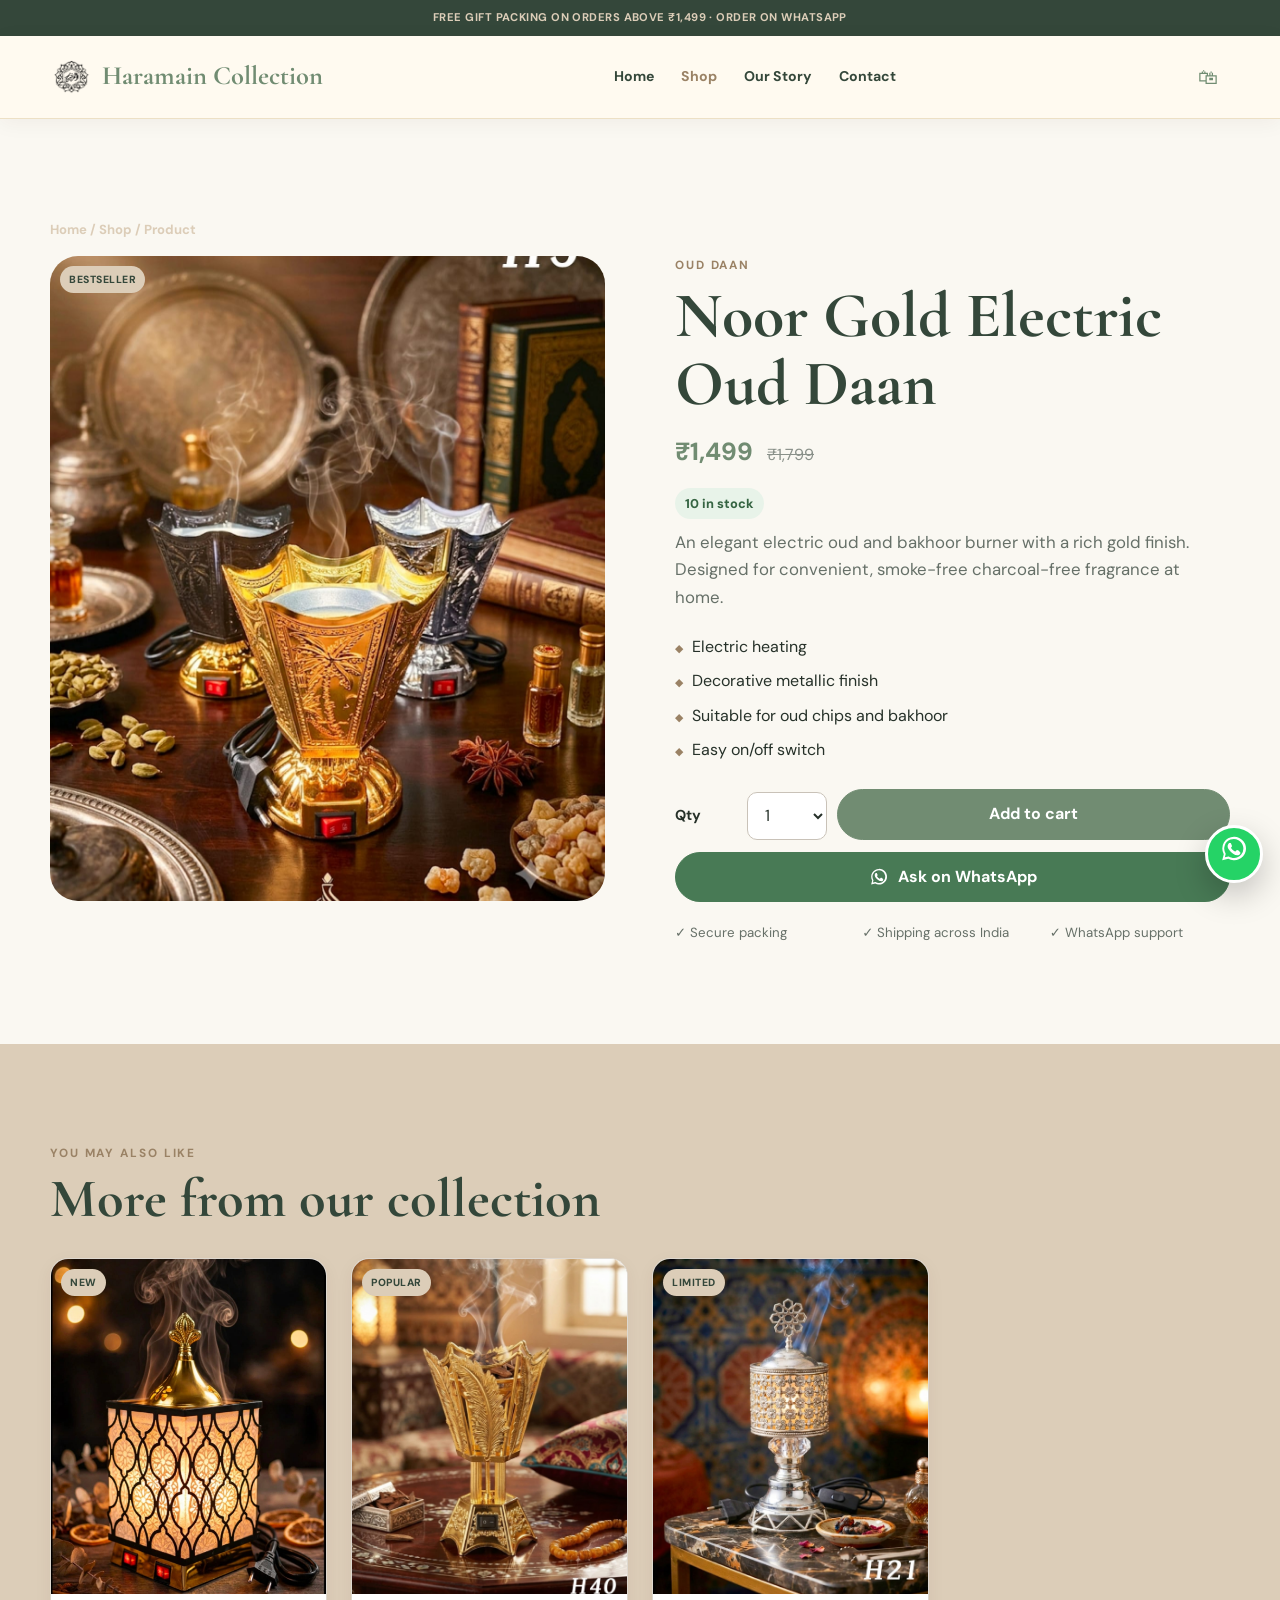
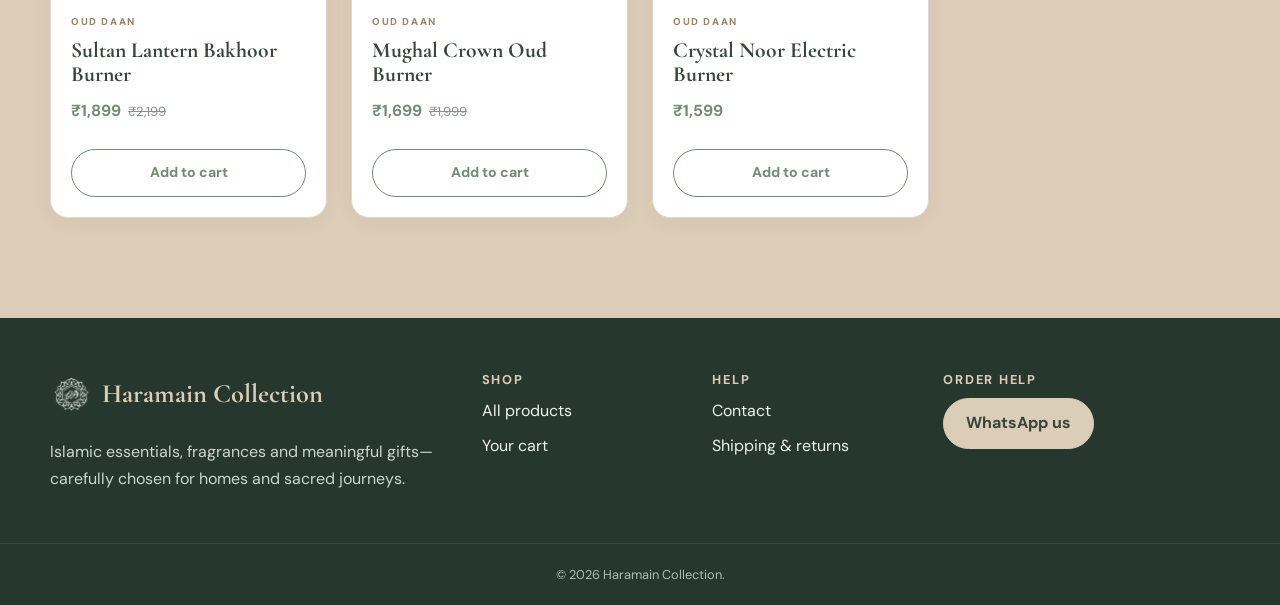
<file: product.html>
<!doctype html>
<html lang="en-IN">
<head>
  <meta charset="utf-8"><meta name="viewport" content="width=device-width, initial-scale=1">
  <title>Product Details | Haramain Collection</title>
  <meta name="description" content="View product details, price and ordering information from Haramain Collection.">
  <meta property="og:title" content="Product | Haramain Collection"><meta property="og:description" content="View this premium Islamic product and order easily on WhatsApp."><meta property="og:type" content="product"><meta property="og:image" content="WhatsApp Image 2026-09-27 at 3.27.53 PM.jpeg">
  <meta name="theme-color" content="#718C72"><link rel="preconnect" href="https://fonts.googleapis.com"><link rel="preconnect" href="https://fonts.gstatic.com" crossorigin><link href="https://fonts.googleapis.com/css2?family=Cormorant+Garamond:wght@600;700&family=DM+Sans:wght@400;500;700&display=swap" rel="stylesheet"><link rel="stylesheet" href="css/style.css"><script defer src="js/supabase-config.js"></script><script defer src="js/products.js"></script><script defer src="js/main.js"></script>
</head>
<body>
  <a class="skip-link" href="#main-content">Skip to content</a><div class="announcement">FREE GIFT PACKING ON ORDERS ABOVE ₹1,499 · ORDER ON WHATSAPP</div>
  <header class="site-header"><div class="container header-inner"><button class="menu-toggle" type="button" aria-label="Open navigation" aria-expanded="false"><span></span><span></span><span></span></button><a class="brand" href="index.html"><img class="brand-logo" src="images/haramain-logo.png" alt=""><span>Haramain Collection</span></a><nav class="site-nav" aria-label="Main navigation"><ul><li><a href="index.html">Home</a></li><li><a href="shop.html" aria-current="page">Shop</a></li><li><a href="about.html">Our Story</a></li><li><a href="contact.html">Contact</a></li></ul></nav><a class="cart-link" href="cart.html" aria-label="View shopping cart">🛍<span class="cart-count" data-cart-count hidden>0</span></a></div></header>
  <main id="main-content"><section class="section"><div class="container"><p class="breadcrumb"><a href="index.html">Home</a> / <a href="shop.html">Shop</a> / Product</p><div class="product-detail" data-product-detail></div></div></section><section class="section section--cream"><div class="container"><div class="section-heading"><p class="eyebrow">You may also like</p><h2>More from our collection</h2></div><div class="product-grid" data-related-products></div></div></section></main>
  <footer class="site-footer"><div class="container footer-main"><div class="footer-brand"><a class="brand" href="index.html"><img class="brand-logo" src="images/haramain-logo.png" alt=""><span>Haramain Collection</span></a><p>Islamic essentials, fragrances and meaningful gifts—carefully chosen for homes and sacred journeys.</p></div><div class="footer-links"><h3>Shop</h3><ul><li><a href="shop.html">All products</a></li><li><a href="cart.html">Your cart</a></li></ul></div><div class="footer-links"><h3>Help</h3><ul><li><a href="contact.html">Contact</a></li><li><a href="policies.html#shipping">Shipping & returns</a></li></ul></div><div class="footer-links"><h3>Order help</h3><a class="button button--light" data-whatsapp-link href="#" target="_blank" rel="noopener">WhatsApp us</a></div></div><div class="footer-bottom"><div class="container">© <span data-year></span> Haramain Collection.</div></div></footer><a class="whatsapp-float" data-whatsapp-link href="#" target="_blank" rel="noopener" aria-label="Chat on WhatsApp">☏</a>
</body></html>
</file>
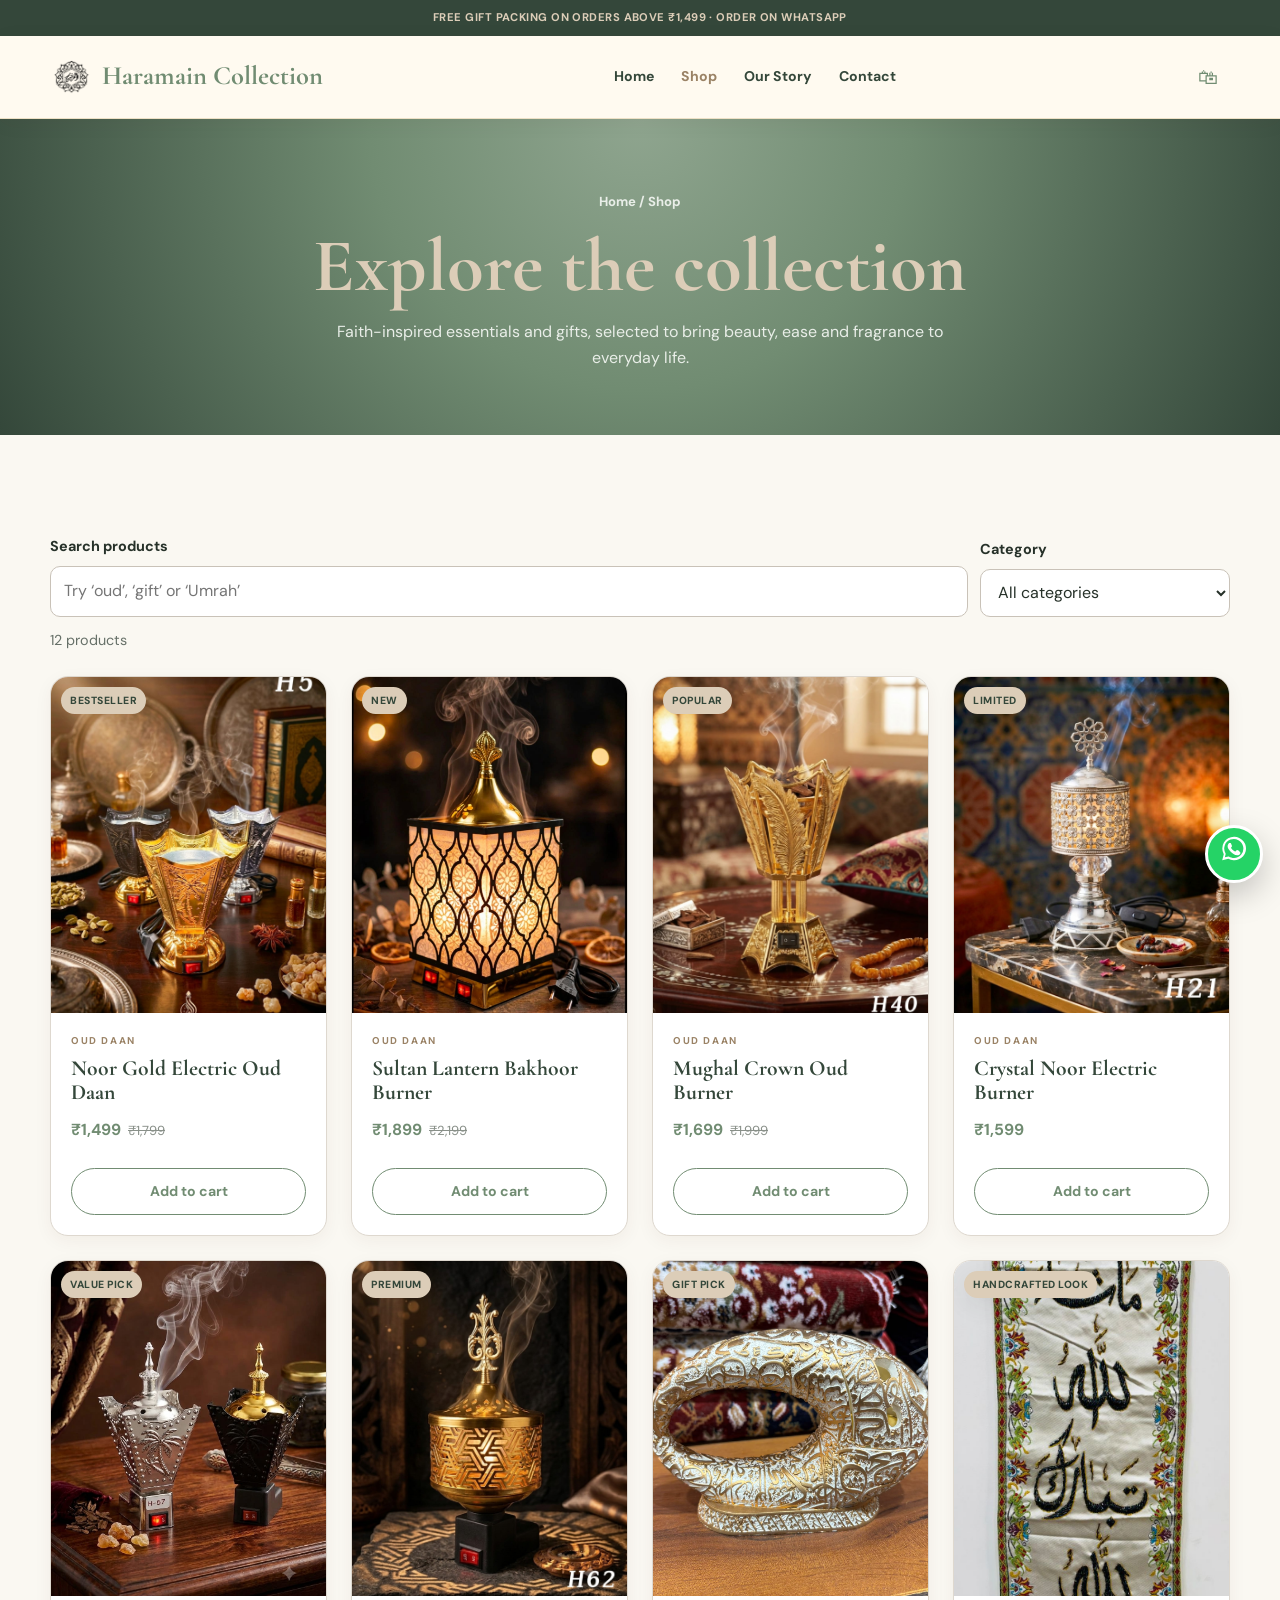
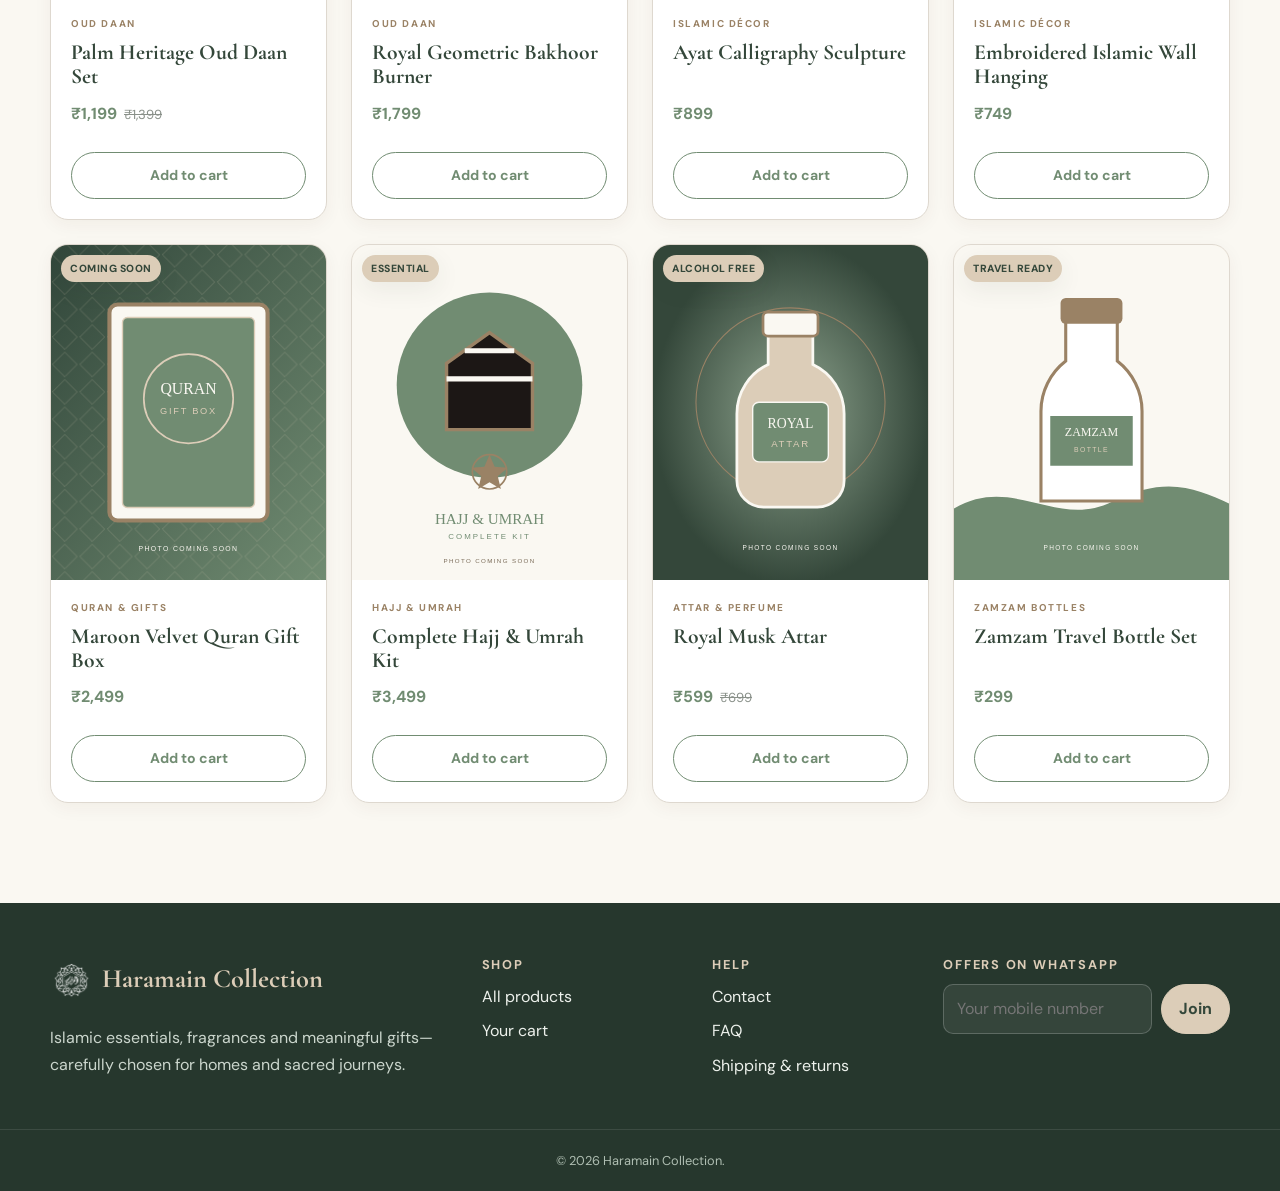
<file: shop.html>
<!doctype html>
<html lang="en-IN">
<head>
  <meta charset="utf-8"><meta name="viewport" content="width=device-width, initial-scale=1">
  <title>Shop Islamic Products Online | Haramain Collection</title>
  <meta name="description" content="Browse Haramain Collection's Islamic gifts, electric oud daan, attar, pilgrimage kits, Quran boxes, décor and Zamzam bottles.">
  <meta property="og:title" content="Shop Haramain Collection"><meta property="og:description" content="Explore meaningful Islamic gifts, fragrances and Hajj and Umrah essentials."><meta property="og:type" content="website"><meta property="og:image" content="WhatsApp Image 2026-09-27 at 3.27.51 PM.jpeg">
  <meta name="theme-color" content="#718C72"><link rel="preconnect" href="https://fonts.googleapis.com"><link rel="preconnect" href="https://fonts.gstatic.com" crossorigin><link href="https://fonts.googleapis.com/css2?family=Cormorant+Garamond:wght@600;700&family=DM+Sans:wght@400;500;700&display=swap" rel="stylesheet"><link rel="stylesheet" href="css/style.css"><script defer src="js/supabase-config.js"></script><script defer src="js/products.js"></script><script defer src="js/main.js"></script>
</head>
<body>
  <a class="skip-link" href="#main-content">Skip to content</a><div class="announcement">FREE GIFT PACKING ON ORDERS ABOVE ₹1,499 · ORDER ON WHATSAPP</div>
  <header class="site-header"><div class="container header-inner"><button class="menu-toggle" type="button" aria-label="Open navigation" aria-expanded="false"><span></span><span></span><span></span></button><a class="brand" href="index.html"><img class="brand-logo" src="images/haramain-logo.png" alt=""><span>Haramain Collection</span></a><nav class="site-nav" aria-label="Main navigation"><ul><li><a href="index.html">Home</a></li><li><a href="shop.html" aria-current="page">Shop</a></li><li><a href="about.html">Our Story</a></li><li><a href="contact.html">Contact</a></li></ul></nav><a class="cart-link" href="cart.html" aria-label="View shopping cart">🛍<span class="cart-count" data-cart-count hidden>0</span></a></div></header>
  <main id="main-content"><section class="page-hero"><div class="container"><p class="breadcrumb"><a href="index.html">Home</a> / Shop</p><h1>Explore the collection</h1><p>Faith-inspired essentials and gifts, selected to bring beauty, ease and fragrance to everyday life.</p></div></section>
    <section class="section"><div class="container"><div class="shop-toolbar"><div><label for="product-search">Search products</label><input id="product-search" data-product-search type="search" placeholder="Try ‘oud’, ‘gift’ or ‘Umrah’"></div><div><label for="category-filter">Category</label><select id="category-filter" data-category-filter><option value="">All categories</option></select></div><div class="shop-toolbar__count" data-result-count aria-live="polite"></div></div><div class="product-grid" data-shop-grid></div></div></section>
  </main>
  <footer class="site-footer"><div class="container footer-main"><div class="footer-brand"><a class="brand" href="index.html"><img class="brand-logo" src="images/haramain-logo.png" alt=""><span>Haramain Collection</span></a><p>Islamic essentials, fragrances and meaningful gifts—carefully chosen for homes and sacred journeys.</p></div><div class="footer-links"><h3>Shop</h3><ul><li><a href="shop.html">All products</a></li><li><a href="cart.html">Your cart</a></li></ul></div><div class="footer-links"><h3>Help</h3><ul><li><a href="contact.html">Contact</a></li><li><a href="index.html#faq">FAQ</a></li><li><a href="policies.html#shipping">Shipping & returns</a></li></ul></div><div class="footer-links"><h3>Offers on WhatsApp</h3><form class="newsletter" data-newsletter-form><input type="tel" aria-label="Mobile number" placeholder="Your mobile number" required><button class="button button--light" type="submit">Join</button></form></div></div><div class="footer-bottom"><div class="container">© <span data-year></span> Haramain Collection.</div></div></footer><a class="whatsapp-float" data-whatsapp-link href="#" target="_blank" rel="noopener" aria-label="Chat on WhatsApp">☏</a>
</body></html>
</file>
<file: css/style.css>
/* ================================================================
   Haramain Collection — mobile-first stylesheet
   Palette: warm white #faf8f2, beige #dccdb8, sage green #718c72
   ================================================================ */

/* ---------- 1. Design tokens and reset ---------- */
:root {
  --maroon: #718c72;
  --maroon-dark: #34473a;
  --maroon-light: #8fa58f;
  --gold: #9a8265;
  --gold-light: #dccdb8;
  --cream: #dccdb8;
  --cream-light: #faf8f2;
  --ink: #263129;
  --muted: #667068;
  --white: #fff;
  --border: #ded8cf;
  --success: #487a55;
  --shadow-sm: 0 7px 24px rgba(45, 61, 50, .08);
  --shadow-lg: 0 20px 60px rgba(45, 61, 50, .16);
  --radius-sm: 10px;
  --radius: 18px;
  --radius-lg: 28px;
  --container: 1180px;
  --serif: "Cormorant Garamond", Georgia, serif;
  --sans: "DM Sans", system-ui, -apple-system, sans-serif;
}

*, *::before, *::after { box-sizing: border-box; }
[hidden] { display: none !important; }
html { scroll-behavior: smooth; }
body { margin: 0; overflow-x: hidden; color: var(--ink); background: var(--cream-light); font-family: var(--sans); font-size: 16px; line-height: 1.65; }
body.menu-open { overflow: hidden; }
body.menu-open::after { position: fixed; z-index: 98; inset: 108px 0 0; content: ""; background: rgba(25, 6, 10, .58); backdrop-filter: blur(2px); }
img { display: block; max-width: 100%; }
a { color: inherit; text-decoration: none; }
button, input, select, textarea { font: inherit; }
button, select { cursor: pointer; }
h1, h2, h3 { margin: 0 0 .75rem; color: var(--maroon-dark); font-family: var(--serif); font-weight: 700; line-height: 1.05; }
h1 { font-size: clamp(2.5rem, 11vw, 5.2rem); }
h2 { font-size: clamp(2rem, 8vw, 3.4rem); }
h3 { font-size: 1.5rem; }
p { margin: 0 0 1rem; }
ul { padding-left: 1.2rem; }

.container { width: min(100% - 32px, var(--container)); margin-inline: auto; }
.section { padding: 72px 0; }
.section--cream { background: var(--cream); }
.section--maroon { color: var(--cream); background: var(--maroon-dark); }
.section--maroon h2, .section--maroon h3 { color: var(--cream); }
.section-heading { max-width: 650px; margin-bottom: 30px; }
.section-heading--center { margin-inline: auto; text-align: center; }
.eyebrow { margin-bottom: .45rem; color: var(--gold); font-size: .74rem; font-weight: 700; letter-spacing: .16em; text-transform: uppercase; }
.lead { color: var(--muted); font-size: 1.05rem; }
.section--maroon .lead { color: #e7ede7; }
.gold-rule { width: 74px; height: 2px; margin: 18px 0 24px; border: 0; background: var(--gold); }
.gold-rule--center { margin-inline: auto; }
.skip-link { position: fixed; z-index: 9999; top: -100px; left: 12px; padding: 12px 18px; color: white; background: var(--maroon); }
.skip-link:focus { top: 12px; }

/* ---------- 2. Buttons and form controls ---------- */
.button { display: inline-flex; min-height: 48px; align-items: center; justify-content: center; gap: 9px; padding: 11px 22px; border: 1px solid var(--maroon); border-radius: 999px; color: var(--white); background: var(--maroon); font-weight: 700; transition: transform .2s ease, background .2s ease, box-shadow .2s ease; }
.button:hover { background: var(--maroon-dark); box-shadow: var(--shadow-sm); transform: translateY(-2px); }
.button:focus-visible, a:focus-visible, input:focus-visible, select:focus-visible, textarea:focus-visible { outline: 3px solid rgba(184, 148, 74, .45); outline-offset: 3px; }
.button--secondary { color: var(--maroon); background: transparent; }
.button--secondary:hover { color: white; background: var(--maroon); }
.button--light { border-color: var(--cream); color: var(--maroon-dark); background: var(--cream); }
.button--light:hover { color: var(--cream); background: transparent; }
.button--whatsapp { border-color: var(--success); background: var(--success); }
.button--whatsapp:hover { background: #365e41; }
.button--whatsapp::before { width: 20px; height: 20px; flex: 0 0 20px; content: ""; background: url("../images/whatsapp-icon.svg") center / contain no-repeat; }
.button--full { width: 100%; }
.button:disabled { cursor: not-allowed; opacity: .55; box-shadow: none; transform: none; }
.button-group { display: flex; flex-wrap: wrap; gap: 12px; }
.text-link { color: var(--maroon); font-weight: 700; text-decoration: underline; text-decoration-color: var(--gold-light); text-underline-offset: 5px; }
.text-button { min-height: 44px; padding: 6px 10px; border: 0; color: var(--maroon); background: transparent; font-weight: 700; text-decoration: underline; }
label { display: block; margin-bottom: 7px; font-size: .9rem; font-weight: 700; }
input, select, textarea { width: 100%; min-height: 48px; padding: 11px 13px; border: 1px solid #c9c2b8; border-radius: var(--radius-sm); color: var(--ink); background: #fff; }
textarea { min-height: 120px; resize: vertical; }
.form-group { margin-bottom: 16px; }
.form-grid { display: grid; gap: 0 16px; }

/* ---------- 3. Announcement and header ---------- */
.announcement { min-height: 36px; display: flex; align-items: center; justify-content: center; overflow: hidden; padding: 6px 12px; color: var(--cream); background: var(--maroon-dark); font-size: .7rem; font-weight: 700; letter-spacing: .04em; line-height: 1.35; text-align: center; }
.site-header { position: sticky; z-index: 100; top: 0; border-bottom: 1px solid rgba(184, 148, 74, .25); background: rgba(255, 250, 240, .98); box-shadow: 0 4px 20px rgba(61, 14, 23, .05); }
.header-inner { min-height: 72px; display: grid; grid-template-columns: 44px minmax(0, 1fr) 44px; align-items: center; }
.brand { min-width: 0; display: inline-flex; align-items: center; justify-self: center; color: var(--maroon); font-family: var(--serif); font-size: 1.25rem; font-weight: 700; letter-spacing: 0; white-space: nowrap; }
.brand-logo { width: 36px; height: 36px; flex: 0 0 36px; margin-right: 7px; object-fit: contain; }
.menu-toggle { width: 44px; height: 48px; display: grid; place-content: center; gap: 5px; border: 0; color: var(--maroon); background: transparent; }
.menu-toggle span { width: 24px; height: 2px; display: block; background: currentColor; transition: transform .2s ease, opacity .2s ease; }
.menu-toggle[aria-expanded="true"] span:first-child { transform: translateY(7px) rotate(45deg); }
.menu-toggle[aria-expanded="true"] span:nth-child(2) { opacity: 0; }
.menu-toggle[aria-expanded="true"] span:last-child { transform: translateY(-7px) rotate(-45deg); }
.cart-link { position: relative; width: 44px; height: 48px; display: grid; place-items: center; justify-self: end; color: var(--maroon); font-size: 1.25rem; }
.cart-count { position: absolute; top: 2px; right: 1px; min-width: 21px; height: 21px; display: grid; place-items: center; padding: 0 5px; border: 2px solid var(--cream-light); border-radius: 50%; color: white; background: var(--maroon); font-size: .68rem; font-weight: 700; }
.site-nav { position: fixed; z-index: 99; top: 108px; bottom: 0; left: 0; width: min(84vw, 330px); overflow-y: auto; padding: 30px 24px; visibility: hidden; opacity: 0; background: var(--cream-light); box-shadow: 18px 0 45px rgba(35, 8, 13, .2); pointer-events: none; transform: translateX(calc(-100% - 24px)); transition: transform .25s ease, opacity .2s ease, visibility 0s linear .25s; }
.site-nav.is-open { visibility: visible; opacity: 1; pointer-events: auto; transform: translateX(0); transition-delay: 0s; }
.site-nav ul { display: grid; gap: 7px; margin: 0; padding: 0; list-style: none; }
.site-nav a { min-height: 48px; display: flex; align-items: center; border-bottom: 1px solid var(--border); color: var(--maroon-dark); font-family: var(--serif); font-size: 1.7rem; font-weight: 700; }
.site-nav a[aria-current="page"] { color: var(--gold); }

/* ---------- 4. Hero and page banners ---------- */
.hero { position: relative; min-height: 660px; display: grid; align-items: end; overflow: hidden; color: white; background: var(--maroon-dark); }
.hero::before { position: absolute; inset: 0; content: ""; background: linear-gradient(180deg, rgba(31, 49, 37, .1), rgba(32, 51, 39, .88)), var(--hero-image, url("../WhatsApp Image 2026-09-27 at 3.27.53 PM.jpeg")) center 42% / cover; }
.hero::after { position: absolute; inset: 16px; border: 1px solid rgba(215, 188, 128, .48); border-radius: 240px 240px 24px 24px; content: ""; pointer-events: none; }
.hero__content { position: relative; z-index: 1; max-width: 760px; padding: 160px 0 66px; }
.hero h1 { color: var(--cream); font-weight: 700; letter-spacing: -.02em; text-shadow: 0 3px 24px rgba(13, 25, 17, .3); text-wrap: balance; }
.hero .eyebrow { color: var(--gold-light); }
.hero__copy { max-width: 600px; color: #f2f4ef; font-size: 1.06rem; }
.hero__note { margin-top: 20px; color: var(--gold-light); font-size: .82rem; }
.page-hero { padding: 72px 0 48px; text-align: center; background: radial-gradient(circle at 50% 0, #8fa58f 0, var(--maroon) 38%, var(--maroon-dark) 100%); }
.page-hero h1, .page-hero p { color: var(--cream); }
.page-hero h1 { font-size: clamp(2.7rem, 12vw, 4.7rem); }
.page-hero p { max-width: 650px; margin-inline: auto; color: #e9eee8; }
.breadcrumb { margin-bottom: 15px; color: var(--gold-light); font-size: .82rem; font-weight: 700; }
.breadcrumb a:hover { text-decoration: underline; }

/* ---------- 5. Home content ---------- */
.category-grid { display: grid; gap: 16px; }
.category-card { position: relative; min-height: 235px; display: flex; align-items: end; overflow: hidden; border-radius: var(--radius); background: var(--maroon); box-shadow: var(--shadow-sm); }
.category-card img { position: absolute; inset: 0; width: 100%; height: 100%; object-fit: cover; transition: transform .45s ease; }
.category-card::after { position: absolute; inset: 0; content: ""; background: linear-gradient(transparent 22%, rgba(31, 6, 11, .9)); }
.category-card__content { position: relative; z-index: 1; width: 100%; padding: 22px; color: white; }
.category-card h3 { margin: 0; color: white; font-size: 1.9rem; }
.category-card p { margin: 4px 0 0; color: #edf1ec; font-size: .86rem; }
.category-card:hover img { transform: scale(1.05); }
.product-grid { display: grid; grid-template-columns: repeat(2, minmax(0, 1fr)); gap: 14px; }
.product-card { overflow: hidden; border: 1px solid var(--border); border-radius: var(--radius); background: white; box-shadow: 0 5px 18px rgba(71, 37, 28, .05); transition: transform .25s ease, box-shadow .25s ease; }
.product-card:hover { box-shadow: var(--shadow-lg); transform: translateY(-4px); }
.product-card__image { position: relative; aspect-ratio: .82; display: block; overflow: hidden; background: var(--cream); }
.product-card__image img { width: 100%; height: 100%; object-fit: cover; transition: transform .4s ease; }
.product-card:hover .product-card__image img { transform: scale(1.04); }
.product-badge { position: absolute; z-index: 2; top: 10px; left: 10px; padding: 5px 9px; border-radius: 999px; color: var(--maroon-dark); background: var(--cream); box-shadow: var(--shadow-sm); font-size: .65rem; font-weight: 800; letter-spacing: .05em; text-transform: uppercase; }
.product-card__body { padding: 14px; }
.product-card__body .eyebrow { font-size: .62rem; }
.product-card h3 { min-height: 2.25em; font-size: 1.12rem; line-height: 1.12; }
.price-row { min-height: 40px; display: flex; flex-wrap: wrap; align-items: baseline; gap: 7px; margin: 4px 0 11px; color: var(--maroon); }
.price-row strong { font-size: 1rem; }
.old-price { color: #899089; font-size: .82rem; font-weight: 400; text-decoration: line-through; }
.product-card .button { min-height: 44px; padding-inline: 9px; font-size: .78rem; }
.feature-grid { display: grid; gap: 14px; }
.feature-card { padding: 25px; border: 1px solid rgba(184, 148, 74, .35); border-radius: var(--radius); background: rgba(255, 255, 255, .05); }
.feature-icon { width: 50px; height: 50px; display: grid; place-items: center; margin-bottom: 18px; border: 1px solid var(--gold); border-radius: 50%; color: var(--gold-light); font-size: 1.35rem; }
.feature-card p { margin: 0; color: #dce5dc; }
.story-split { display: grid; gap: 30px; }
.story-image { position: relative; min-height: 390px; overflow: hidden; border-radius: 180px 180px var(--radius) var(--radius); box-shadow: var(--shadow-lg); }
.story-image img { width: 100%; height: 100%; object-fit: cover; }
.quote-card { padding: 32px 25px; border-left: 3px solid var(--gold); background: rgba(255, 255, 255, .06); }
.quote-card blockquote { margin: 0 0 18px; font-family: var(--serif); font-size: 1.5rem; line-height: 1.25; }
.quote-card cite { color: var(--gold-light); font-style: normal; font-weight: 700; }
.faq-list { max-width: 840px; margin: 0 auto; }
.faq-list details { border-bottom: 1px solid var(--border); }
.faq-list summary { min-height: 62px; display: flex; align-items: center; justify-content: space-between; gap: 14px; cursor: pointer; color: var(--maroon-dark); font-family: var(--serif); font-size: 1.28rem; font-weight: 700; list-style: none; }
.faq-list summary::after { color: var(--gold); content: "+"; font-family: var(--sans); font-size: 1.4rem; }
.faq-list details[open] summary::after { content: "−"; }
.faq-list details p { padding: 0 0 22px; color: var(--muted); }

/* ---------- 6. Shop and product detail ---------- */
.shop-toolbar { display: grid; gap: 12px; margin-bottom: 24px; }
.shop-toolbar__count { color: var(--muted); font-size: .9rem; }
.empty-state { grid-column: 1 / -1; padding: 55px 20px; text-align: center; }
.product-detail { display: grid; gap: 30px; }
.product-detail__media { position: relative; overflow: hidden; border-radius: var(--radius-lg); background: var(--cream); }
.product-detail__media img { width: 100%; aspect-ratio: .86; object-fit: cover; }
.product-detail__content h1 { font-size: clamp(2.5rem, 10vw, 4rem); }
.product-detail__price { margin: 15px 0; color: var(--maroon); font-size: 1.55rem; font-weight: 800; }
.product-detail__price .old-price { margin-left: 8px; font-size: 1rem; }
.tick-list { display: grid; gap: 8px; margin: 22px 0; padding: 0; list-style: none; }
.tick-list li::before { margin-right: 9px; color: var(--gold); content: "◆"; font-size: .68rem; }
.quantity-add { display: grid; grid-template-columns: 62px 80px 1fr; align-items: end; gap: 10px; margin: 26px 0 12px; }
.quantity-add label { margin: 0 0 12px; }
.assurance-row { display: grid; gap: 7px; margin-top: 20px; color: var(--muted); font-size: .83rem; }

/* ---------- 7. Cart and checkout ---------- */
.cart-layout { display: grid; gap: 30px; }
.cart-item { position: relative; display: grid; grid-template-columns: 90px 1fr; gap: 14px; padding: 18px 0; border-bottom: 1px solid var(--border); }
.cart-item img { width: 90px; height: 115px; border-radius: var(--radius-sm); object-fit: cover; background: var(--cream); }
.cart-item h2 { margin: 0 0 7px; font-size: 1.2rem; }
.cart-item__actions { display: flex; align-items: center; gap: 6px; margin-top: 9px; }
.cart-item__actions label { margin: 0; }
.cart-item__actions select { width: 66px; min-height: 44px; padding: 5px; }
.cart-item__total { grid-column: 2; color: var(--maroon); }
.order-summary { align-self: start; padding: 24px; border-radius: var(--radius); background: var(--cream); }
.summary-row { display: flex; justify-content: space-between; gap: 20px; padding: 10px 0; }
.summary-row--total { margin-top: 8px; border-top: 1px solid var(--gold-light); color: var(--maroon); font-size: 1.18rem; }
.summary-row--discount { color: var(--success); }
.coupon-progress { margin: 12px 0; padding: 13px 14px; border: 1px solid var(--gold-light); border-radius: 12px; color: var(--maroon-dark); background: rgba(255, 255, 255, .72); font-size: .86rem; font-weight: 700; }
.coupon-progress.is-applied { border-color: #a8c9ad; color: #2d633a; background: #e9f5eb; }
.checkout-grid { display: grid; gap: 24px; }
.checkout-card { padding: 24px; border: 1px solid var(--border); border-radius: var(--radius); background: white; box-shadow: var(--shadow-sm); }
.upi-card { text-align: center; background: var(--cream); }
.upi-card img { width: min(360px, 100%); margin: 18px auto; border: 8px solid white; border-radius: var(--radius); box-shadow: var(--shadow-sm); }
.upi-id { display: inline-block; padding: 8px 14px; border: 1px dashed var(--gold); border-radius: 7px; color: var(--maroon); background: white; font-weight: 800; }
.notice { padding: 14px 16px; border-left: 3px solid var(--maroon); border-radius: 6px; color: #405045; background: #eef2eb; font-size: .88rem; }
.stock-status { display: inline-flex; margin: 0 0 10px; padding: 5px 10px; border-radius: 999px; font-size: .8rem; font-weight: 800; }
.is-in-stock { color: #356442; }
.stock-status.is-in-stock { background: #e8f3e9; }
.is-out-of-stock { color: #a03f3f; }
.stock-status.is-out-of-stock { background: #f8e8e5; }

/* ---------- 8. Admin dashboard ---------- */
.admin-body { min-height: 100vh; background: #f2eee5; }
.admin-shell { width: min(100% - 24px, 1320px); margin-inline: auto; padding-bottom: 60px; }
.admin-header { min-height: 82px; display: flex; align-items: center; justify-content: space-between; gap: 16px; border-bottom: 1px solid var(--border); }
.admin-header .brand { justify-self: start; }
.admin-header__actions { display: flex; align-items: center; gap: 8px; }
.admin-header .button { min-height: 44px; padding: 8px 14px; font-size: .8rem; }
.admin-setup, .admin-login { min-height: calc(100vh - 110px); display: grid; place-items: center; padding: 40px 0; }
.admin-setup[hidden], .admin-login[hidden] { display: none; }
.admin-setup { align-content: center; text-align: center; }
.admin-login__card { width: min(100%, 460px); padding: 30px; border: 1px solid var(--border); border-radius: var(--radius-lg); background: white; box-shadow: var(--shadow-lg); }
.admin-title-row { display: flex; flex-wrap: wrap; align-items: end; justify-content: space-between; gap: 20px; padding: 55px 0 28px; }
.admin-title-row h1 { font-size: clamp(2.4rem, 8vw, 4rem); }
.admin-tabs { display: flex; gap: 8px; overflow-x: auto; margin: 0 0 24px; padding: 5px; border: 1px solid var(--border); border-radius: 999px; background: rgba(255, 255, 255, .7); }
.admin-tabs button { min-width: 112px; min-height: 44px; flex: 1 0 auto; padding: 8px 18px; border: 0; border-radius: 999px; color: var(--muted); background: transparent; font-weight: 700; }
.admin-tabs button.is-active { color: white; background: var(--maroon); box-shadow: var(--shadow-sm); }
.admin-view[hidden] { display: none; }
.admin-stats { display: grid; grid-template-columns: repeat(3, 1fr); gap: 10px; margin-bottom: 24px; }
.admin-stats article { padding: 18px 12px; border: 1px solid var(--border); border-radius: var(--radius); background: white; box-shadow: var(--shadow-sm); }
.admin-stats span { display: block; color: var(--muted); font-size: .72rem; }
.admin-stats strong { display: block; margin-top: 3px; color: var(--maroon); font-family: var(--serif); font-size: 2rem; }
.admin-workspace { display: grid; gap: 22px; }
.admin-panel { padding: 22px; border: 1px solid var(--border); border-radius: var(--radius); background: white; box-shadow: var(--shadow-sm); }
.admin-panel__heading { display: flex; flex-wrap: wrap; align-items: center; justify-content: space-between; gap: 12px; margin-bottom: 20px; }
.admin-panel__heading h2 { margin-bottom: 0; font-size: 2rem; }
.admin-checks { display: grid; gap: 10px; margin: 20px 0; }
.admin-checks label { display: flex; align-items: center; gap: 10px; }
.admin-checks input { width: 22px; min-height: 22px; }
.admin-image-preview { width: 110px; height: 110px; margin-top: 12px; border-radius: 12px; object-fit: cover; }
.admin-hero-preview { width: 100%; max-height: 230px; margin-top: 12px; border-radius: 12px; object-fit: cover; }
.admin-fieldset { margin: 8px 0 22px; padding: 18px; border: 1px solid var(--border); border-radius: 14px; }
.admin-fieldset legend { padding-inline: 8px; color: var(--maroon-dark); font-family: var(--serif); font-size: 1.35rem; font-weight: 700; }
.admin-colour-grid { display: grid; grid-template-columns: repeat(2, 1fr); gap: 14px; }
.admin-colour-grid input { height: 48px; padding: 4px; }
.admin-search { width: min(100%, 240px); }
.admin-product-list { display: grid; gap: 12px; }
[data-import-products] { margin-bottom: 18px; }
.admin-product { display: grid; grid-template-columns: 88px 1fr; gap: 14px; padding: 12px; border: 1px solid var(--border); border-radius: 14px; }
.admin-product.is-hidden { opacity: .58; }
.admin-product > img { width: 88px; height: 108px; border-radius: 10px; object-fit: cover; background: var(--cream); }
.admin-product h3 { margin-bottom: 4px; font-size: 1.2rem; }
.admin-product p { margin-bottom: 6px; }
.admin-product__actions { display: flex; flex-wrap: wrap; align-items: center; gap: 4px; }
.admin-product__actions .button { min-height: 40px; padding: 6px 14px; }
.admin-coupon-list { display: grid; gap: 12px; }
.admin-coupon { display: flex; align-items: center; justify-content: space-between; gap: 16px; padding: 18px; border: 1px solid var(--border); border-radius: 14px; background: var(--cream-light); }
.admin-coupon.is-hidden { opacity: .62; }
.admin-coupon h3, .admin-coupon p { margin-bottom: 4px; }
.admin-form-wide { max-width: 900px; margin-inline: auto; }
.form-message { min-height: 24px; margin: 10px 0 0; color: var(--success); font-weight: 700; }
.form-message.is-error { color: #a03f3f; }

/* ---------- 9. About, contact and policies ---------- */
.stats-grid { display: grid; grid-template-columns: repeat(2, 1fr); gap: 12px; }
.stat { padding: 24px 12px; border: 1px solid var(--border); border-radius: var(--radius); text-align: center; background: white; }
.stat strong { display: block; color: var(--maroon); font-family: var(--serif); font-size: 2.3rem; line-height: 1; }
.contact-grid { display: grid; gap: 24px; }
.contact-card { padding: 26px; border: 1px solid var(--border); border-radius: var(--radius); background: white; box-shadow: var(--shadow-sm); }
.contact-points { display: grid; gap: 13px; margin: 24px 0; }
.contact-point { display: flex; align-items: flex-start; gap: 12px; }
.contact-point__icon { width: 42px; height: 42px; flex: 0 0 auto; display: grid; place-items: center; border-radius: 50%; color: var(--cream); background: var(--maroon); }
.policy-nav { display: flex; flex-wrap: wrap; gap: 8px; margin-bottom: 28px; }
.policy-nav a { min-height: 44px; display: inline-flex; align-items: center; padding: 8px 14px; border: 1px solid var(--border); border-radius: 999px; color: var(--maroon); background: white; font-weight: 700; }
.policy-section { margin-bottom: 35px; padding: 26px; border: 1px solid var(--border); border-radius: var(--radius); background: white; scroll-margin-top: 120px; }
.policy-section h2 { font-size: 2rem; }

/* ---------- 10. Footer and floating elements ---------- */
.site-footer { color: #edf1ec; background: #26372d; }
.footer-main { display: grid; gap: 30px; padding: 55px 0 35px; }
.footer-brand .brand { justify-self: start; color: var(--cream); }
.footer-brand p { max-width: 400px; margin-top: 15px; color: #cbd6cd; }
.footer-brand .brand-logo { filter: invert(1); opacity: .92; }
.footer-links h3 { color: var(--gold-light); font-family: var(--sans); font-size: .8rem; letter-spacing: .14em; text-transform: uppercase; }
.footer-links ul { display: grid; gap: 8px; margin: 0; padding: 0; list-style: none; }
.footer-links a:hover { color: var(--gold-light); }
.newsletter { display: grid; gap: 9px; }
.newsletter input { border-color: rgba(255,255,255,.2); color: white; background: rgba(255,255,255,.07); }
.footer-bottom { padding: 20px 0; border-top: 1px solid rgba(255,255,255,.1); color: #afbeb2; font-size: .8rem; text-align: center; }
.whatsapp-float { position: fixed; z-index: 90; right: 17px; bottom: 17px; width: 58px; height: 58px; display: grid; place-items: center; overflow: hidden; border: 3px solid white; border-radius: 50%; color: transparent; background: #25d366; box-shadow: 0 12px 32px rgba(0,0,0,.22); font-size: 0; transition: transform .2s ease; }
.whatsapp-float::before { width: 30px; height: 30px; content: ""; background: url("../images/whatsapp-icon.svg") center / contain no-repeat; }
.whatsapp-float:hover { transform: scale(1.08); }
.toast { position: fixed; z-index: 200; right: 16px; bottom: 90px; left: 16px; padding: 14px 18px; border-radius: 12px; color: white; background: var(--maroon-dark); box-shadow: var(--shadow-lg); text-align: center; opacity: 0; transform: translateY(20px); pointer-events: none; transition: .25s ease; }
.toast.is-visible { opacity: 1; transform: translateY(0); }

/* ---------- 11. Responsive enhancements ---------- */
@media (min-width: 600px) {
  .container { width: min(100% - 48px, var(--container)); }
  .product-grid { grid-template-columns: repeat(3, 1fr); gap: 20px; }
  .category-grid { grid-template-columns: repeat(2, 1fr); }
  .feature-grid { grid-template-columns: repeat(2, 1fr); }
  .shop-toolbar { grid-template-columns: 1fr 250px; align-items: end; }
  .shop-toolbar__count { grid-column: 1 / -1; }
  .form-grid { grid-template-columns: repeat(2, 1fr); }
  .cart-item { grid-template-columns: 112px 1fr auto; }
  .cart-item img { width: 112px; height: 135px; }
  .cart-item__total { grid-column: 3; grid-row: 1; }
  .stats-grid { grid-template-columns: repeat(4, 1fr); }
}

@media (max-width: 420px) {
  .hero .button-group { display: grid; }
  .hero .button { width: 100%; }
  .hero__content { padding: 150px 12px 54px; }
  .hero__note { font-size: .75rem; }
  .page-hero { padding-inline: 4px; }
  .policy-section { padding: 22px 20px; }
}

@media (min-width: 850px) {
  body.menu-open { overflow: auto; }
  body.menu-open::after { display: none; }
  .section { padding: 100px 0; }
  .header-inner { min-height: 82px; grid-template-columns: auto 1fr auto; }
  .brand { justify-self: start; font-size: 1.65rem; }
  .brand-logo { width: 43px; height: 43px; flex-basis: 43px; margin-right: 9px; }
  .menu-toggle { display: none; }
  .site-nav { position: static; inset: auto; width: auto; overflow: visible; justify-self: center; padding: 0; visibility: visible; opacity: 1; background: transparent; box-shadow: none; pointer-events: auto; transform: none; transition: none; }
  .site-nav ul { display: flex; gap: 27px; }
  .site-nav a { min-height: 44px; border: 0; font-family: var(--sans); font-size: .88rem; }
  .site-nav a:hover { color: var(--gold); }
  .hero { min-height: calc(100vh - 118px); align-items: center; }
  .hero::before { background: linear-gradient(90deg, rgba(31, 48, 37, .92) 0%, rgba(45, 70, 54, .58) 48%, rgba(31, 49, 37, .1) 80%), var(--hero-image, url("../WhatsApp Image 2026-09-27 at 3.27.53 PM.jpeg")) center 40% / cover; }
  .hero::after { inset: 28px; border-radius: 280px 280px 28px 28px; }
  .hero__content { padding: 90px 0; }
  .hero__copy { font-size: 1.15rem; }
  .category-grid { grid-template-columns: repeat(4, 1fr); }
  .category-card { min-height: 360px; }
  .product-grid { grid-template-columns: repeat(4, 1fr); gap: 24px; }
  .product-card__body { padding: 20px; }
  .product-card h3 { font-size: 1.35rem; }
  .product-card .button { font-size: .88rem; }
  .feature-grid { grid-template-columns: repeat(4, 1fr); }
  .story-split { grid-template-columns: .95fr 1.05fr; align-items: center; gap: 70px; }
  .story-image { min-height: 600px; }
  .product-detail { grid-template-columns: 1fr 1fr; align-items: start; gap: 70px; }
  .product-detail__content { position: sticky; top: 125px; }
  .product-detail__media img { max-height: 760px; }
  .assurance-row { grid-template-columns: repeat(3, 1fr); }
  .cart-layout { grid-template-columns: 1.7fr .8fr; gap: 55px; }
  .order-summary { position: sticky; top: 120px; }
  .checkout-grid { grid-template-columns: 1.25fr .75fr; }
  .contact-grid { grid-template-columns: .85fr 1.15fr; align-items: start; gap: 50px; }
  .footer-main { grid-template-columns: 1.4fr .7fr .7fr 1fr; }
  .newsletter { grid-template-columns: 1fr auto; }
  .newsletter .button { padding-inline: 17px; }
  .toast { right: 28px; left: auto; max-width: 370px; }
  .admin-workspace { grid-template-columns: minmax(360px, .8fr) minmax(500px, 1.2fr); align-items: start; }
  .admin-editor { position: sticky; top: 20px; }
  .admin-panel { padding: 30px; }
}

@media (prefers-reduced-motion: reduce) {
  *, *::before, *::after { scroll-behavior: auto !important; transition: none !important; }
}
</file>
